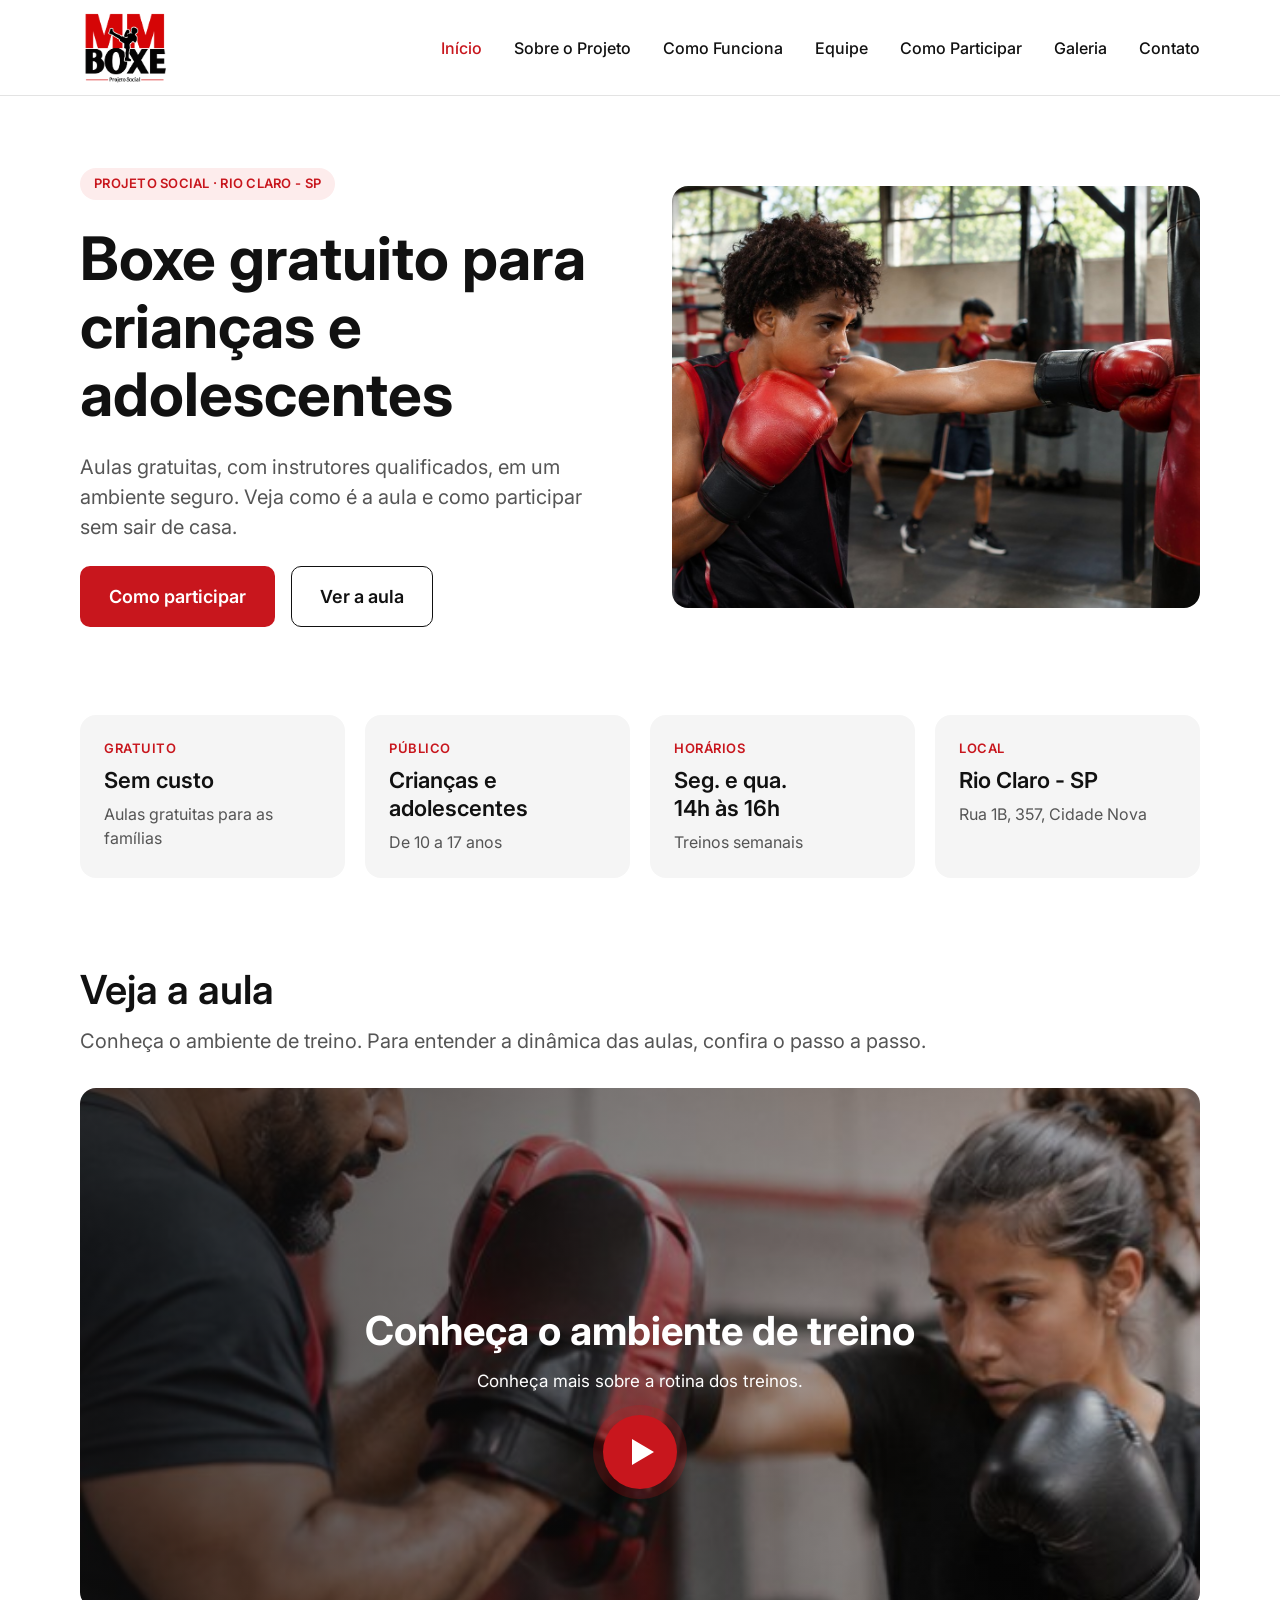
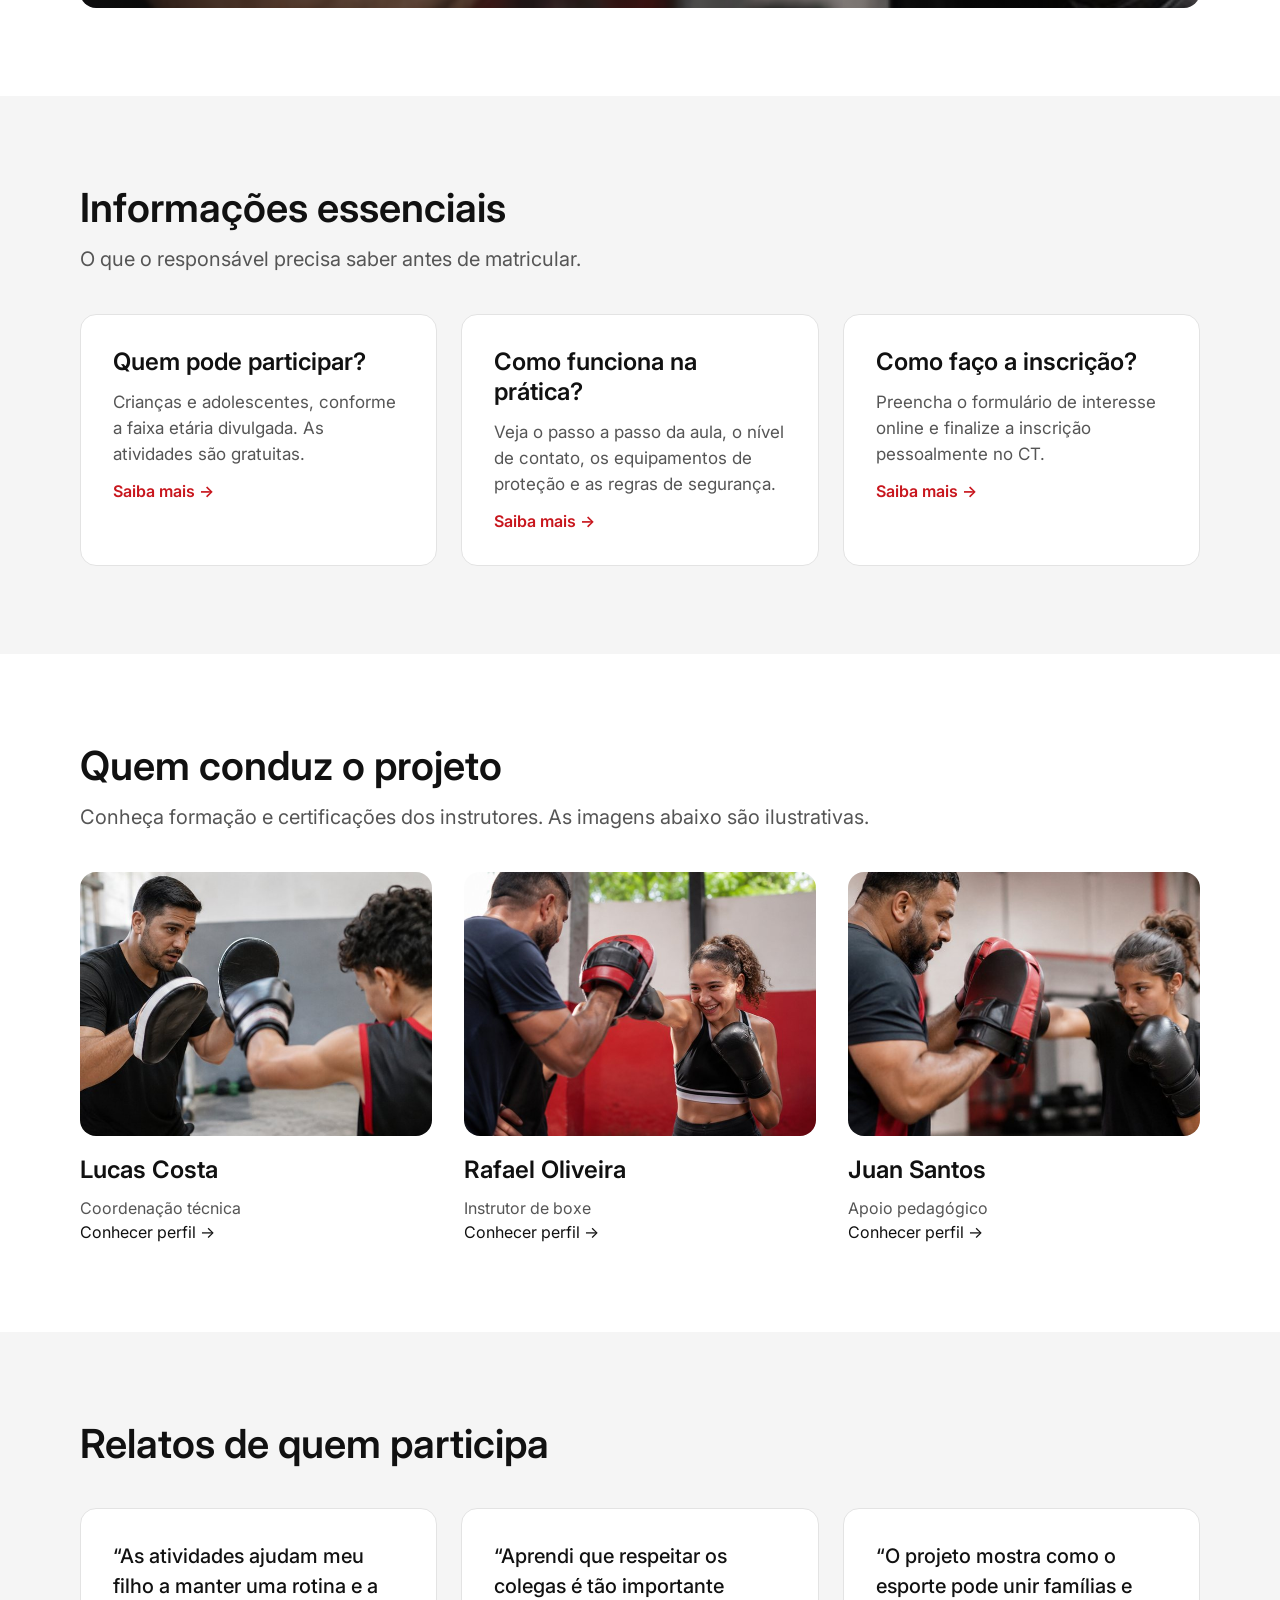
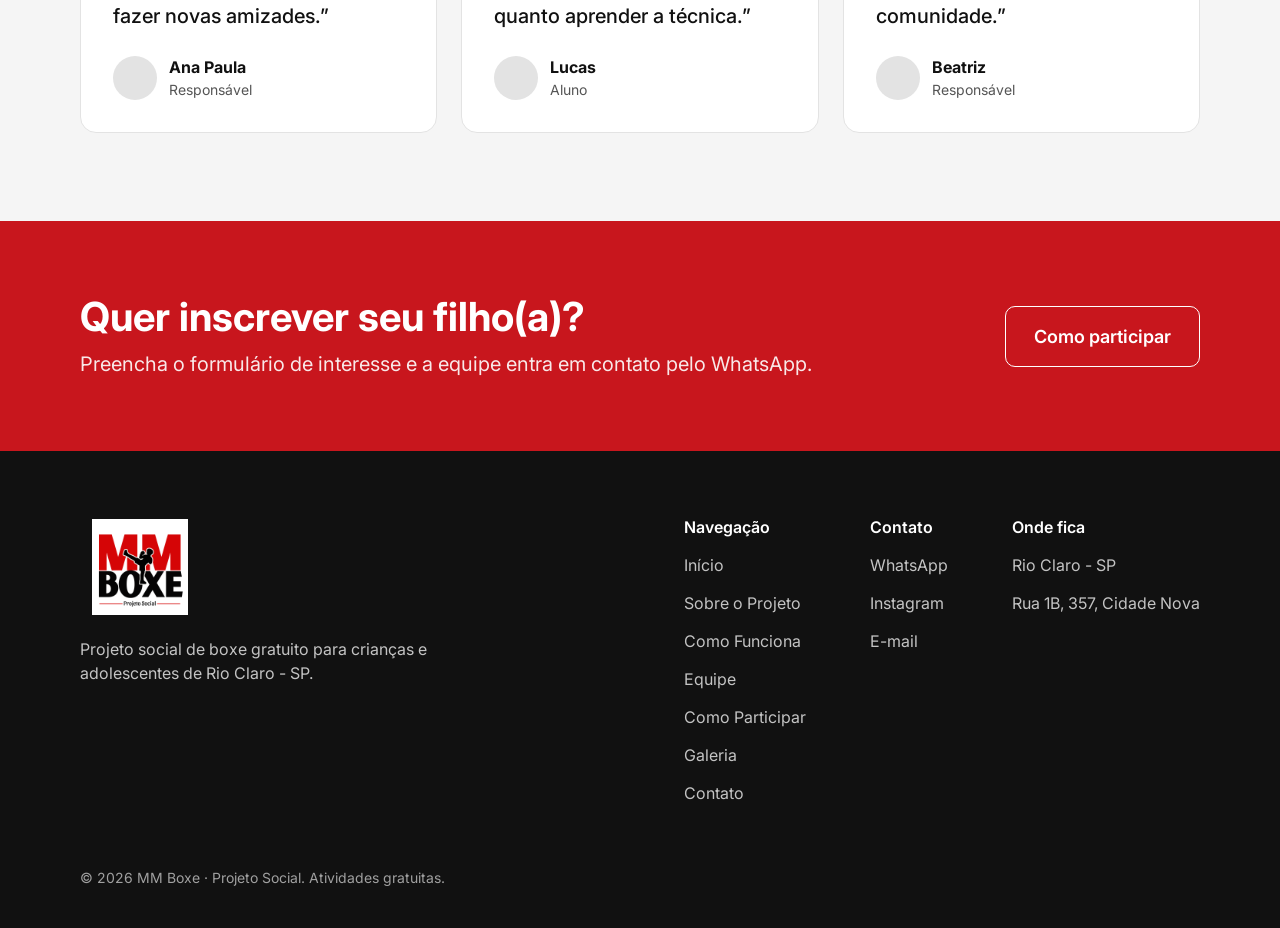
<file: index.html>
<!DOCTYPE html>
<html lang="pt-BR">
<head>
<meta charset="utf-8"/>
<meta content="width=device-width, initial-scale=1" name="viewport"/>
<title>MM Boxe · Boxe gratuito para crianças e adolescentes</title>
<meta content="Projeto social de boxe gratuito para crianças e adolescentes de Rio Claro - SP." name="description"/>
<link href="https://fonts.googleapis.com" rel="preconnect"/>
<link crossorigin="" href="https://fonts.gstatic.com" rel="preconnect"/>
<link href="https://fonts.googleapis.com/css2?family=Inter:wght@400;500;600;700&amp;display=swap" rel="stylesheet"/>
<link href="styles.css" rel="stylesheet"/>
</head>
<body>
<header class="navbar">
<a class="logo" href="index.html" aria-label="MM Boxe — página inicial"><img class="mm-brand-image" src="logo-mm-boxe.png" alt="MM Boxe" /></a>
<nav aria-label="Principal" class="menu">
<a aria-current="page" href="index.html">Início</a>
<a href="sobre.html">Sobre o Projeto</a>
<a href="como-funciona.html">Como Funciona</a>
<a href="equipe.html">Equipe</a>
<a href="como-participar.html">Como Participar</a>
<a href="galeria.html">Galeria</a>
<a href="contato.html">Contato</a>
</nav>
</header>
<main>
<!-- Design base desta página: Caderno -->
<section class="section" style="padding-top:72px">
<div class="container grid-2 row--center" style="gap:64px">
<div class="stack" style="--gap:24px">
<span class="badge" style="align-self:flex-start">PROJETO SOCIAL · RIO CLARO - SP</span>
<h1 class="title-hero">Boxe gratuito para crianças e adolescentes</h1>
<p class="lead">Aulas gratuitas, com instrutores qualificados, em um ambiente seguro. Veja como é a aula e como participar sem sair de casa.</p>
<div class="btn-group">
<a class="btn btn--primary" href="como-participar.html">Como participar</a>
<a class="btn btn--secondary" href="#aula">Ver a aula</a>
</div>
</div>
<img alt="Imagem ilustrativa de jovem treinando boxe no saco de pancadas" class="photo photo--hero photo--image" decoding="async" fetchpriority="high" loading="eager" src="imagens/treino-principal.jpg"/>
</div>
</section>
<section class="section section--tight-top" style="padding-bottom:0">
<div class="container grid-4">
<div class="info-card"><small>GRATUITO</small><strong>Sem custo</strong><span>Aulas gratuitas para as famílias</span></div>
<div class="info-card"><small>PÚBLICO</small><strong>Crianças e adolescentes</strong><span>De 10 a 17 anos</span></div>
<div class="info-card"><small>HORÁRIOS</small><strong>Seg. e qua. <br> 14h às 16h</strong><span>Treinos semanais</span></div>
<div class="info-card"><small>LOCAL</small><strong>Rio Claro - SP</strong><span>Rua 1B, 357, Cidade Nova</span></div>
</div>
</section>
<section class="section" id="aula">
<div class="container stack" style="--gap:32px">
<div class="stack" style="--gap:12px">
<h2 class="title-lg">Veja a aula</h2>
<p class="lead">Conheça o ambiente de treino. Para entender a dinâmica das aulas, confira o passo a passo.</p>
</div>
<div aria-label="Treinamento de boxe" class="video video--illustration" role="img"><div class="video__message"><strong>Conheça o ambiente de treino</strong><span>Conheça mais sobre a rotina dos treinos.</span><span class="video__play"></span></div></div>
</div>
</section>
<section class="section section--surface">
<div class="container stack" style="--gap:40px">
<div class="stack" style="--gap:12px">
<h2 class="title-lg">Informações essenciais</h2>
<p class="lead">O que o responsável precisa saber antes de matricular.</p>
</div>
<div class="grid-3">
<article class="card">
<h3>Quem pode participar?</h3>
<p>Crianças e adolescentes, conforme a faixa etária divulgada. As atividades são gratuitas.</p>
<a class="more" href="como-participar.html">Saiba mais →</a>
</article>
<article class="card">
<h3>Como funciona na prática?</h3>
<p>Veja o passo a passo da aula, o nível de contato, os equipamentos de proteção e as regras de segurança.</p>
<a class="more" href="como-funciona.html">Saiba mais →</a>
</article>
<article class="card">
<h3>Como faço a inscrição?</h3>
<p>Preencha o formulário de interesse online e finalize a inscrição pessoalmente no CT.</p>
<a class="more" href="como-participar.html">Saiba mais →</a>
</article>
</div>
</div>
</section>
<section class="section">
<div class="container stack" style="--gap:40px">
<div class="stack" style="--gap:12px">
<h2 class="title-lg">Quem conduz o projeto</h2>
<p class="lead">Conheça formação e certificações dos instrutores. As imagens abaixo são ilustrativas.</p>
</div>
<div class="grid-3" style="gap:32px">
<article class="person"><img alt="Orientação durante treino de boxe" class="photo photo--card photo--image" decoding="async" loading="lazy" src="imagens/cena-1-3.jpg"/><h3>Lucas Costa</h3><p>Coordenação técnica</p><a class="more" href="equipe.html#profissional-1">Conhecer perfil →</a></article>
<article class="person"><img alt="Orientação durante treino de boxe" class="photo photo--card photo--image" decoding="async" loading="lazy" src="imagens/cena-2-3.jpg"/><h3>Rafael Oliveira</h3><p>Instrutor de boxe</p><a class="more" href="equipe.html#profissional-2">Conhecer perfil →</a></article>
<article class="person"><img alt="Orientação durante treino de boxe" class="photo photo--card photo--image" decoding="async" loading="lazy" src="imagens/cena-3-3.jpg"/><h3>Juan Santos</h3><p>Apoio pedagógico</p><a class="more" href="equipe.html#profissional-3">Conhecer perfil →</a></article>
</div>
</div>
</section>
<section class="section section--surface">
<div class="container stack" style="--gap:40px">
<h2 class="title-lg">Relatos de quem participa</h2>
<div class="grid-3">
<article class="card quote">
<blockquote>“As atividades ajudam meu filho a manter uma rotina e a fazer novas amizades.”</blockquote>
<div class="author"><span class="author__avatar"></span><div><strong>Ana Paula</strong><span>Responsável</span></div></div>
</article>
<article class="card quote">
<blockquote>“Aprendi que respeitar os colegas é tão importante quanto aprender a técnica.”</blockquote>
<div class="author"><span class="author__avatar"></span><div><strong>Lucas</strong><span>Aluno</span></div></div>
</article>
<article class="card quote">
<blockquote>“O projeto mostra como o esporte pode unir famílias e comunidade.”</blockquote>
<div class="author"><span class="author__avatar"></span><div><strong>Beatriz</strong><span>Responsável</span></div></div>
</article>
</div>
</div>
</section>
<section class="cta">
<div>
<h2>Quer inscrever seu filho(a)?</h2>
<p>Preencha o formulário de interesse e a equipe entra em contato pelo WhatsApp.</p>
</div>
<a class="btn btn--on-brand" href="como-participar.html">Como participar</a>
</section>
</main>
<footer class="footer">
<div class="footer__top">
<div class="footer__brand">
<a class="logo" href="index.html" aria-label="MM Boxe — página inicial"><img class="mm-brand-image" src="logo-mm-boxe-b.png" alt="MM Boxe" /></a>
<p>Projeto social de boxe gratuito para crianças e adolescentes de Rio Claro - SP.</p>
</div>
<div class="footer__cols">
<div>
<h4>Navegação</h4>
<ul>
<li><a href="index.html">Início</a></li>
<li><a href="sobre.html">Sobre o Projeto</a></li>
<li><a href="como-funciona.html">Como Funciona</a></li>
<li><a href="equipe.html">Equipe</a></li>
<li><a href="como-participar.html">Como Participar</a></li>
<li><a href="galeria.html">Galeria</a></li>
<li><a href="contato.html">Contato</a></li>
</ul>
</div>
<div>
<h4>Contato</h4>
<ul><li><a href="contato.html#canais">WhatsApp</a></li><li><a href="contato.html#canais">Instagram</a></li><li><a href="contato.html#canais">E-mail</a></li></ul>
</div>
<div>
<h4>Onde fica</h4>
<ul><li>Rio Claro - SP</li><li>Rua 1B, 357, Cidade Nova</li></ul>
</div>
</div>
</div>
<p class="footer__bottom">© 2026 MM Boxe · Projeto Social. Atividades gratuitas.</p>
</footer>
</body>
</html>
</file>
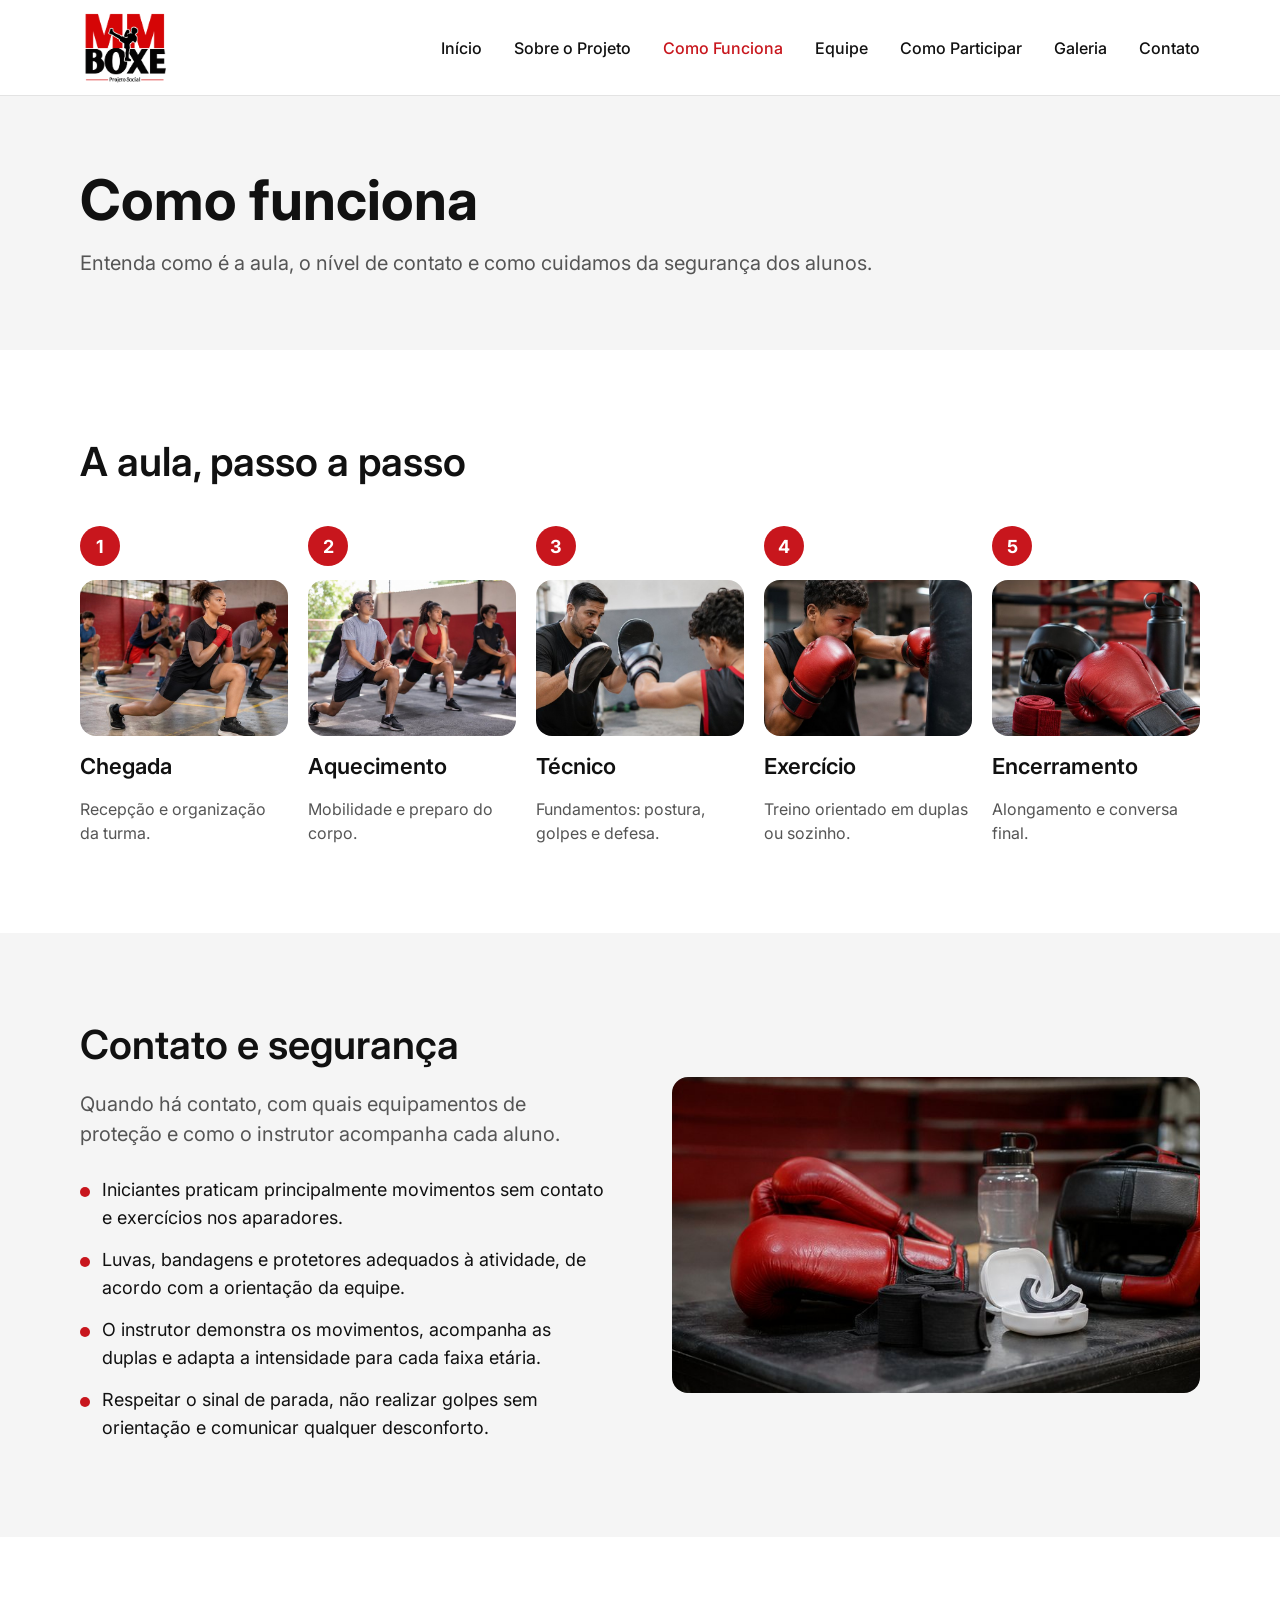
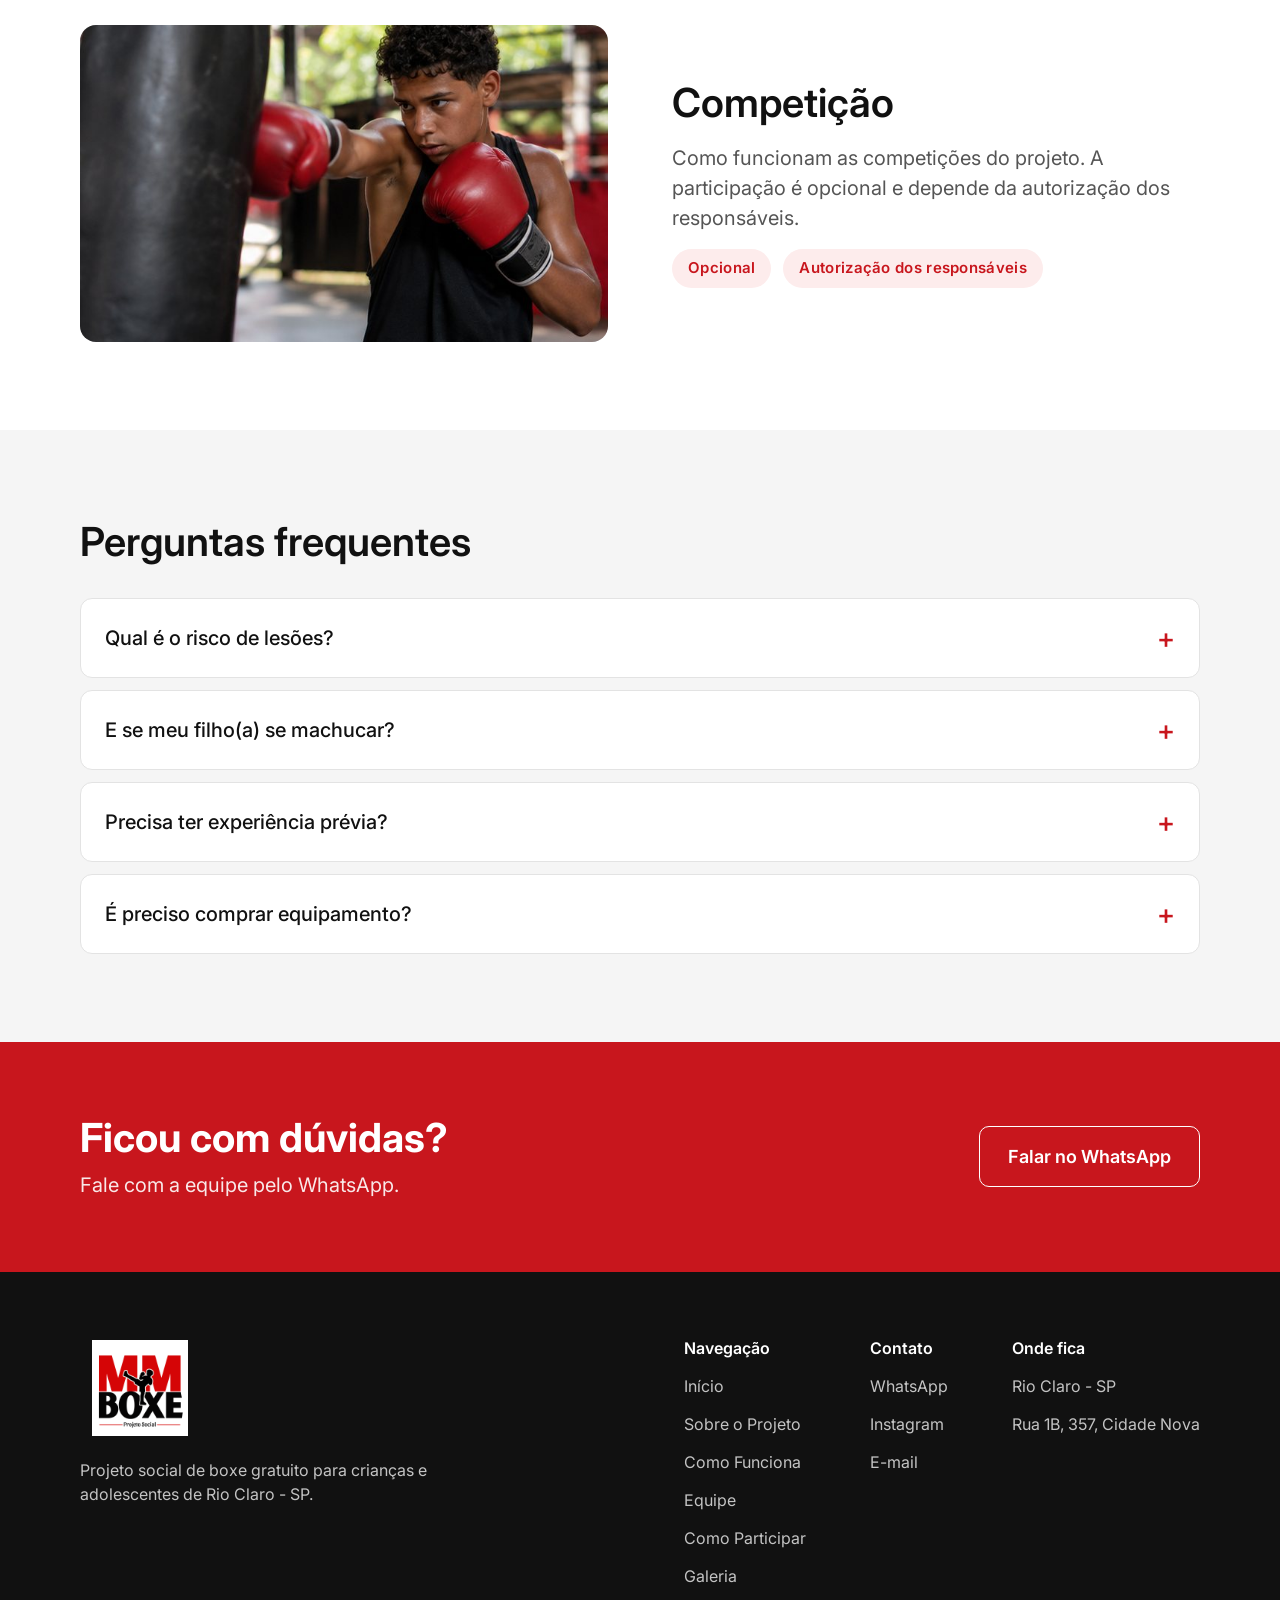
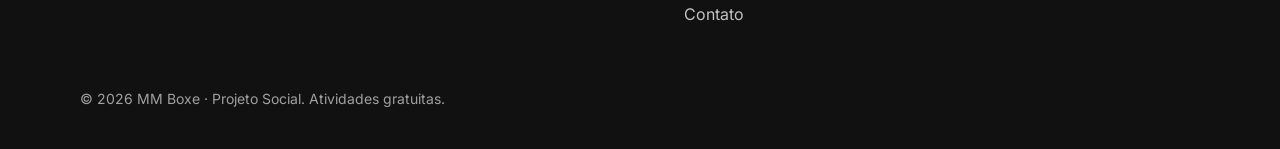
<file: como-funciona.html>
<!DOCTYPE html>
<html lang="pt-BR">
<head>
<meta charset="utf-8"/>
<meta content="width=device-width, initial-scale=1" name="viewport"/>
<title>Como Funciona · MM Boxe</title>
<meta content="Como é a aula, o nível de contato e como cuidamos da segurança dos alunos." name="description"/>
<link href="https://fonts.googleapis.com" rel="preconnect"/>
<link crossorigin="" href="https://fonts.gstatic.com" rel="preconnect"/>
<link href="https://fonts.googleapis.com/css2?family=Inter:wght@400;500;600;700&amp;display=swap" rel="stylesheet"/>
<link href="styles.css" rel="stylesheet"/>

</head>
<body>
<header class="navbar">
<a class="logo" href="index.html" aria-label="MM Boxe — página inicial"><img class="mm-brand-image" src="logo-mm-boxe.png" alt="MM Boxe" /></a>
<nav aria-label="Principal" class="menu">
<a href="index.html">Início</a>
<a href="sobre.html">Sobre o Projeto</a>
<a aria-current="page" href="como-funciona.html">Como Funciona</a>
<a href="equipe.html">Equipe</a>
<a href="como-participar.html">Como Participar</a>
<a href="galeria.html">Galeria</a>
<a href="contato.html">Contato</a>
</nav>
</header>
<main>
<!-- Design base desta página: Caderno -->
<section class="page-head">
<div class="container">
<h1 class="title-xl">Como funciona</h1>
<p class="lead">Entenda como é a aula, o nível de contato e como cuidamos da segurança dos alunos.</p>
</div>
</section>
<section class="section">
<div class="container stack" style="--gap:40px">
<h2 class="title-lg">A aula, passo a passo</h2>
<div class="grid-5">
<article class="step"><span class="num">1</span><img alt="Imagem ilustrativa: Alunos fazendo aquecimento" class="photo photo--thumb photo--image" decoding="async" loading="lazy" src="imagens/cena-1-2.jpg"/><h3>Chegada</h3><p>Recepção e organização da turma.</p></article>
<article class="step"><span class="num">2</span><img alt="Imagem ilustrativa: Grupo realizando exercícios de mobilidade" class="photo photo--thumb photo--image" decoding="async" loading="lazy" src="imagens/cena-2-2.jpg"/><h3>Aquecimento</h3><p>Mobilidade e preparo do corpo.</p></article>
<article class="step"><span class="num">3</span><img alt="Imagem ilustrativa: Professor ensinando técnicas de boxe" class="photo photo--thumb photo--image" decoding="async" loading="lazy" src="imagens/cena-1-3.jpg"/><h3>Técnico</h3><p>Fundamentos: postura, golpes e defesa.</p></article>
<article class="step"><span class="num">4</span><img alt="Imagem ilustrativa: Atleta praticando golpes" class="photo photo--thumb photo--image" decoding="async" loading="lazy" src="imagens/cena-3-1.jpg"/><h3>Exercício</h3><p>Treino orientado em duplas ou sozinho.</p></article>
<article class="step"><span class="num">5</span><img alt="Imagem ilustrativa: Equipamentos organizados ao final do treino" class="photo photo--thumb photo--image" decoding="async" loading="lazy" src="imagens/cena-3-4.jpg"/><h3>Encerramento</h3><p>Alongamento e conversa final.</p></article>
</div>
</div>
</section>
<section class="section section--surface">
<div class="container grid-2 row--center" style="gap:64px">
<div class="stack" style="--gap:20px">
<h2 class="title-lg">Contato e segurança</h2>
<p class="lead">Quando há contato, com quais equipamentos de proteção e como o instrutor acompanha cada aluno.</p>
<ul class="bullets">
<li>Iniciantes praticam principalmente movimentos sem contato e exercícios nos aparadores.</li>
<li>Luvas, bandagens e protetores adequados à atividade, de acordo com a orientação da equipe.</li>
<li>O instrutor demonstra os movimentos, acompanha as duplas e adapta a intensidade para cada faixa etária.</li>
<li>Respeitar o sinal de parada, não realizar golpes sem orientação e comunicar qualquer desconforto.</li>
</ul>
</div>
<img alt="Imagem ilustrativa de luvas, protetor e equipamentos para treino de boxe" class="photo photo--wide photo--image" decoding="async" loading="lazy" src="imagens/cena-1-4.jpg"/>
</div>
</section>
<section class="section">
<div class="container grid-2 row--center" style="gap:64px">
<img alt="Imagem ilustrativa de treinamento de boxe" class="photo photo--wide photo--image" decoding="async" loading="lazy" src="imagens/cena-2-1.jpg"/>
<div class="stack" style="--gap:16px">
<h2 class="title-lg">Competição</h2>
<p class="lead">Como funcionam as competições do projeto. A participação é opcional e depende da autorização dos responsáveis.</p>
<div class="chips"><span class="badge">Opcional</span><span class="badge">Autorização dos responsáveis</span></div>
</div>
</div>
</section>
<section class="section section--surface">
<div class="container stack" style="--gap:32px">
<h2 class="title-lg">Perguntas frequentes</h2>
<div class="faq">
<details><summary>Qual é o risco de lesões?</summary><p>Como em qualquer esporte, há possibilidade de lesões. A prática segura prioriza exercícios supervisionados, adaptação à experiência e proteção adequada. As orientações devem ser confirmadas com a equipe.</p></details>
<details><summary>E se meu filho(a) se machucar?</summary><p>A atividade é interrompida e a pessoa responsável é comunicada. Se necessário, deve ser buscado atendimento de saúde. Este é um procedimento ilustrativo, não uma política oficial publicada.</p></details>
<details><summary>Precisa ter experiência prévia?</summary><p>Não é necessário começar sabendo boxear. As primeiras aulas são dedicadas a postura, coordenação, deslocamento e fundamentos, respeitando o ritmo de cada aluno.</p></details>
<details><summary>É preciso comprar equipamento?</summary><p>As necessidades variam conforme a atividade. Consulte a equipe antes de comprar luvas, bandagens ou outros itens.</p></details>
</div>
</div>
</section>
<section class="cta">
<div>
<h2>Ficou com dúvidas?</h2>
<p>Fale com a equipe pelo WhatsApp.</p>
</div>
<a class="btn btn--on-brand" href="contato.html">Falar no WhatsApp</a>
</section>
</main>
<footer class="footer">
<div class="footer__top">
<div class="footer__brand">
<a class="logo" href="index.html" aria-label="MM Boxe — página inicial"><img class="mm-brand-image" src="logo-mm-boxe-b.png" alt="MM Boxe" /></a>
<p>Projeto social de boxe gratuito para crianças e adolescentes de Rio Claro - SP.</p>
</div>
<div class="footer__cols">
<div>
<h4>Navegação</h4>
<ul>
<li><a href="index.html">Início</a></li>
<li><a href="sobre.html">Sobre o Projeto</a></li>
<li><a href="como-funciona.html">Como Funciona</a></li>
<li><a href="equipe.html">Equipe</a></li>
<li><a href="como-participar.html">Como Participar</a></li>
<li><a href="galeria.html">Galeria</a></li>
<li><a href="contato.html">Contato</a></li>
</ul>
</div>
<div>
<h4>Contato</h4>
<ul><li><a href="contato.html#canais">WhatsApp</a></li><li><a href="contato.html#canais">Instagram</a></li><li><a href="contato.html#canais">E-mail</a></li></ul>
</div>
<div>
<h4>Onde fica</h4>
<ul><li>Rio Claro - SP</li><li>Rua 1B, 357, Cidade Nova</li></ul>
</div>
</div>
</div>
<p class="footer__bottom">© 2026 MM Boxe · Projeto Social. Atividades gratuitas.</p>
</footer>
</body>
</html>
</file>
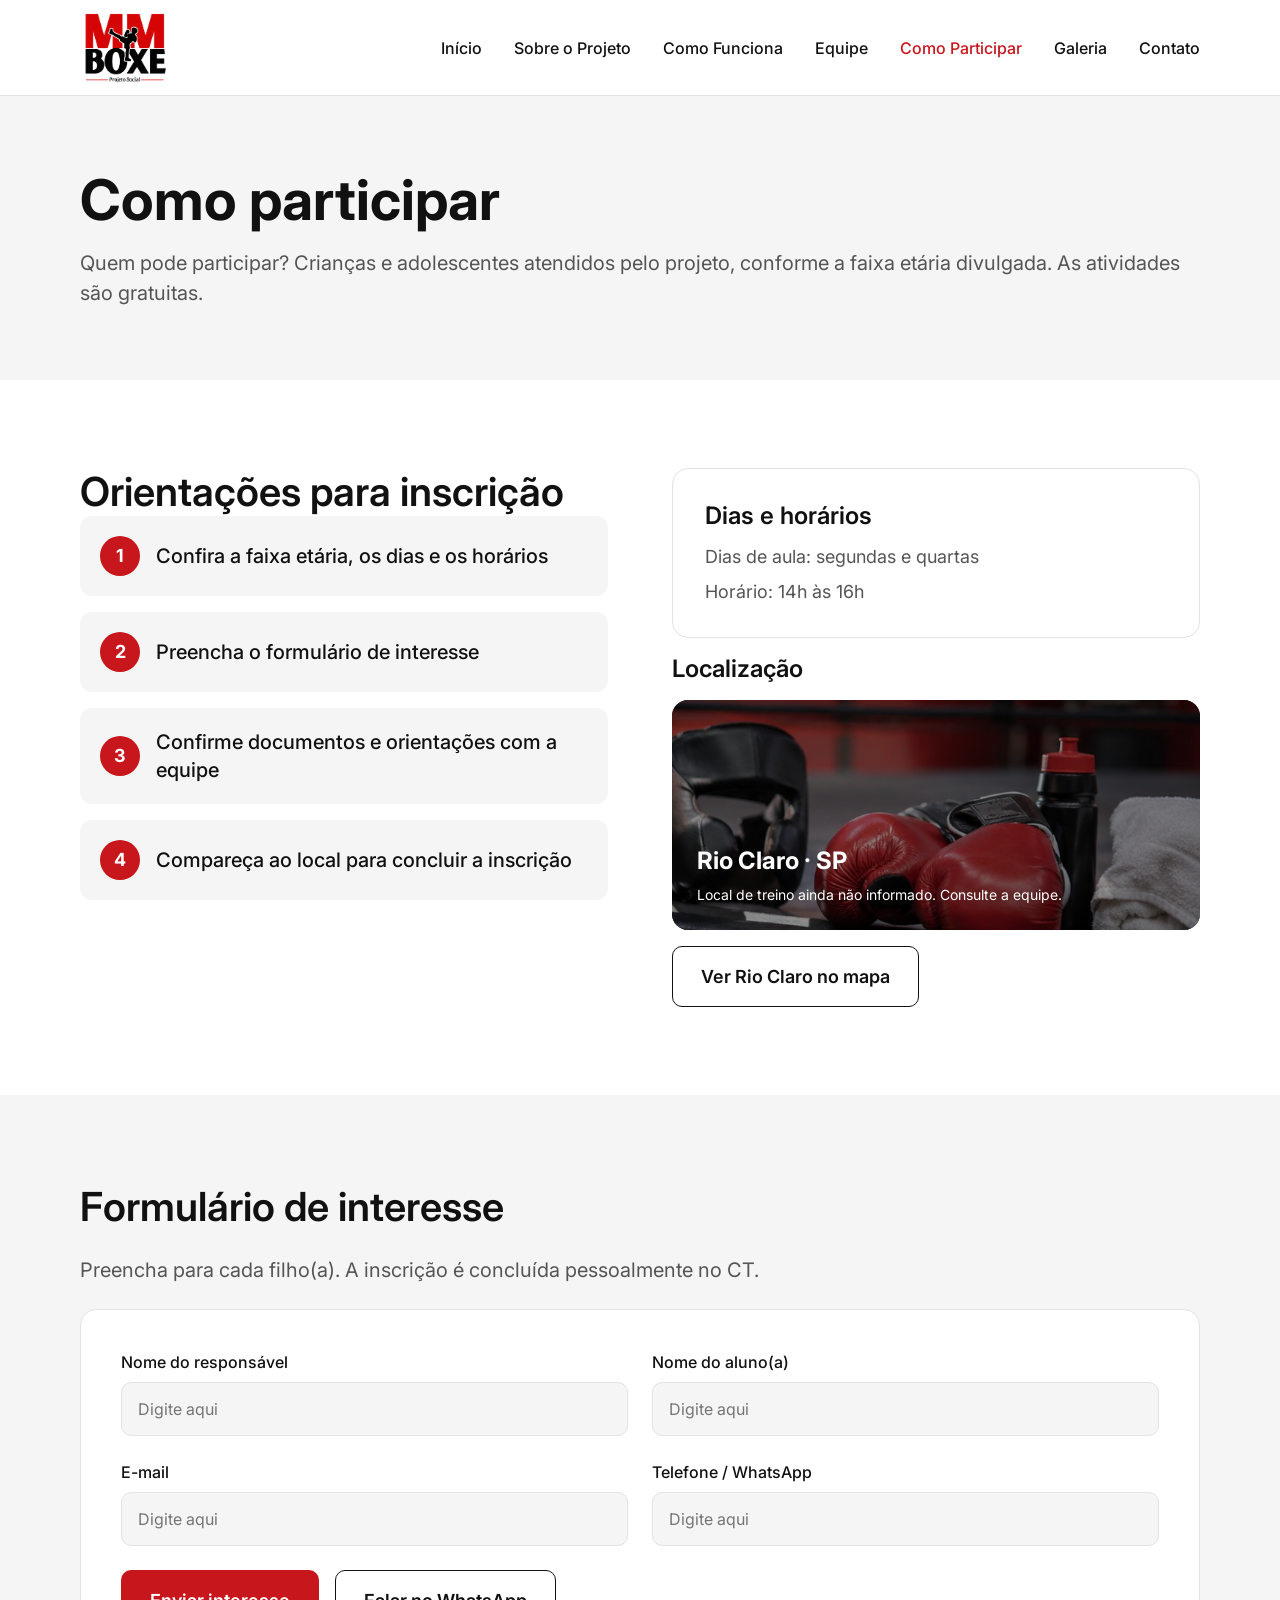
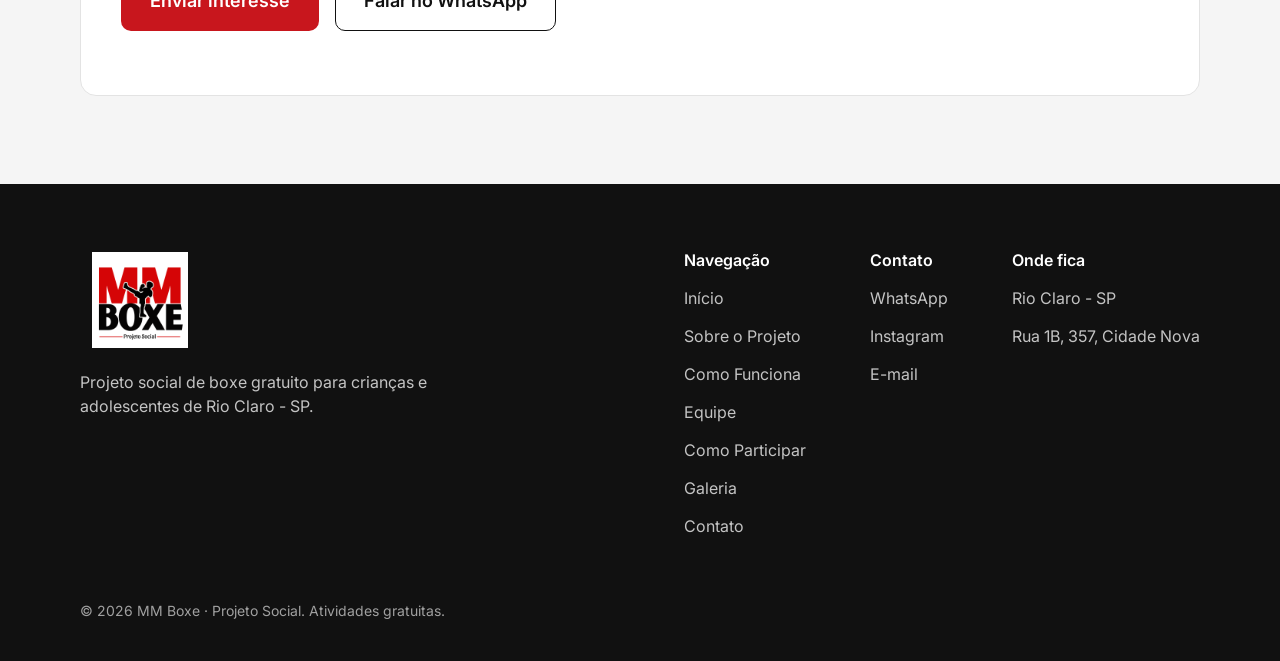
<file: como-participar.html>
<!DOCTYPE html>
<html lang="pt-BR">
<head>
<meta charset="utf-8"/>
<meta content="width=device-width, initial-scale=1" name="viewport"/>
<title>Como Participar · MM Boxe</title>
<meta content="Orientações para inscrição, dias, horários, localização e formulário de interesse." name="description"/>
<link href="https://fonts.googleapis.com" rel="preconnect"/>
<link crossorigin="" href="https://fonts.gstatic.com" rel="preconnect"/>
<link href="https://fonts.googleapis.com/css2?family=Inter:wght@400;500;600;700&amp;display=swap" rel="stylesheet"/>
<link href="styles.css" rel="stylesheet"/>

</head>
<body>
<header class="navbar">
<a class="logo" href="index.html" aria-label="MM Boxe — página inicial"><img class="mm-brand-image" src="logo-mm-boxe.png" alt="MM Boxe" /></a>
<nav aria-label="Principal" class="menu">
<a href="index.html">Início</a>
<a href="sobre.html">Sobre o Projeto</a>
<a href="como-funciona.html">Como Funciona</a>
<a href="equipe.html">Equipe</a>
<a aria-current="page" href="como-participar.html">Como Participar</a>
<a href="galeria.html">Galeria</a>
<a href="contato.html">Contato</a>
</nav>
</header>
<main>
<!-- Design base desta página: Mobile -->
<section class="page-head">
<div class="container">
<h1 class="title-xl">Como participar</h1>
<p class="lead">Quem pode participar? Crianças e adolescentes atendidos pelo projeto, conforme a faixa etária divulgada. As atividades são gratuitas.</p>
</div>
</section>
<section class="section">
<div class="container grid-2" style="gap:64px">
<div class="stack" style="--gap:24px">
<h2 class="title-lg">Orientações para inscrição</h2>
<ol class="steps-list" style="padding:0; margin:0; list-style:none">
<li><span class="num">1</span> Confira a faixa etária, os dias e os horários</li>
<li><span class="num">2</span> Preencha o formulário de interesse</li>
<li><span class="num">3</span> Confirme documentos e orientações com a equipe</li>
<li><span class="num">4</span> Compareça ao local para concluir a inscrição</li>
</ol>
</div>
<div class="stack" style="--gap:24px">
<div class="card">
<h3>Dias e horários</h3>
<div class="schedule muted" style="margin-top:12px; font-size:18px">
<span>Dias de aula: segundas e quartas</span>
<span>Horário: 14h às 16h</span>
</div>
</div>
<div class="stack" style="--gap:16px">
<h3 class="title-sm">Localização</h3>
<div class="location-visual"><img alt="Imagem ilustrativa de equipamentos de boxe" loading="lazy" src="imagens/cena-2-4.jpg"/><div><strong>Rio Claro · SP</strong><span>Local de treino ainda não informado. Consulte a equipe.</span></div></div>
<a class="btn btn--secondary" href="https://www.google.com/maps/search/?api=1&amp;query=Rio+Claro+SP" rel="noopener noreferrer" style="align-self:flex-start" target="_blank">Ver Rio Claro no mapa</a>
</div>
</div>
</div>
</section>
<section class="section section--surface" id="formulario">
<div class="container stack" style="--gap:24px">
<h2 class="title-lg">Formulário de interesse</h2>
<p class="lead">Preencha para cada filho(a). A inscrição é concluída pessoalmente no CT.</p>
<form action="" class="form-card" id="form-interesse" method="get">
<div class="form-row">
<div class="field"><label for="responsavel">Nome do responsável</label><input id="responsavel" name="responsavel" placeholder="Digite aqui" required="" type="text"/></div>
<div class="field"><label for="aluno">Nome do aluno(a)</label><input id="aluno" name="aluno" placeholder="Digite aqui" required="" type="text"/></div>
</div>
<div class="form-row">
<div class="field"><label for="email">E-mail</label><input id="email" name="email" placeholder="Digite aqui" type="email"/></div>
<div class="field"><label for="telefone">Telefone / WhatsApp</label><input id="telefone" name="telefone" placeholder="Digite aqui" required="" type="tel"/></div>
</div>
<div class="btn-group">
<button class="btn btn--primary" type="submit">Enviar interesse</button>
<a class="btn btn--secondary" href="contato.html">Falar no WhatsApp</a>
</div>
<p aria-live="polite" class="form-message" id="form-message" role="status"></p></form>
</div>
</section>
</main>
<footer class="footer">
<div class="footer__top">
<div class="footer__brand">
<a class="logo" href="index.html" aria-label="MM Boxe — página inicial"><img class="mm-brand-image" src="logo-mm-boxe-b.png" alt="MM Boxe" /></a>
<p>Projeto social de boxe gratuito para crianças e adolescentes de Rio Claro - SP.</p>
</div>
<div class="footer__cols">
<div>
<h4>Navegação</h4>
<ul>
<li><a href="index.html">Início</a></li>
<li><a href="sobre.html">Sobre o Projeto</a></li>
<li><a href="como-funciona.html">Como Funciona</a></li>
<li><a href="equipe.html">Equipe</a></li>
<li><a href="como-participar.html">Como Participar</a></li>
<li><a href="galeria.html">Galeria</a></li>
<li><a href="contato.html">Contato</a></li>
</ul>
</div>
<div>
<h4>Contato</h4>
<ul><li><a href="contato.html#canais">WhatsApp</a></li><li><a href="contato.html#canais">Instagram</a></li><li><a href="contato.html#canais">E-mail</a></li></ul>
</div>
<div>
<h4>Onde fica</h4>
<ul><li>Rio Claro - SP</li><li>Rua 1B, 357, Cidade Nova</li></ul>
</div>
</div>
</div>
<p class="footer__bottom">© 2026 MM Boxe · Projeto Social. Atividades gratuitas.</p>
</footer>
<script>document.querySelector('#form-interesse').addEventListener('submit', function(event) { event.preventDefault(); if(!this.reportValidity()) return; document.querySelector('#form-message').textContent = 'Formulário preenchido. Para enviar seu interesse, entre em contato com a equipe pelo canal de contato. Nenhum dado foi transmitido.'; this.reset(); });</script></body>
</html>
</file>
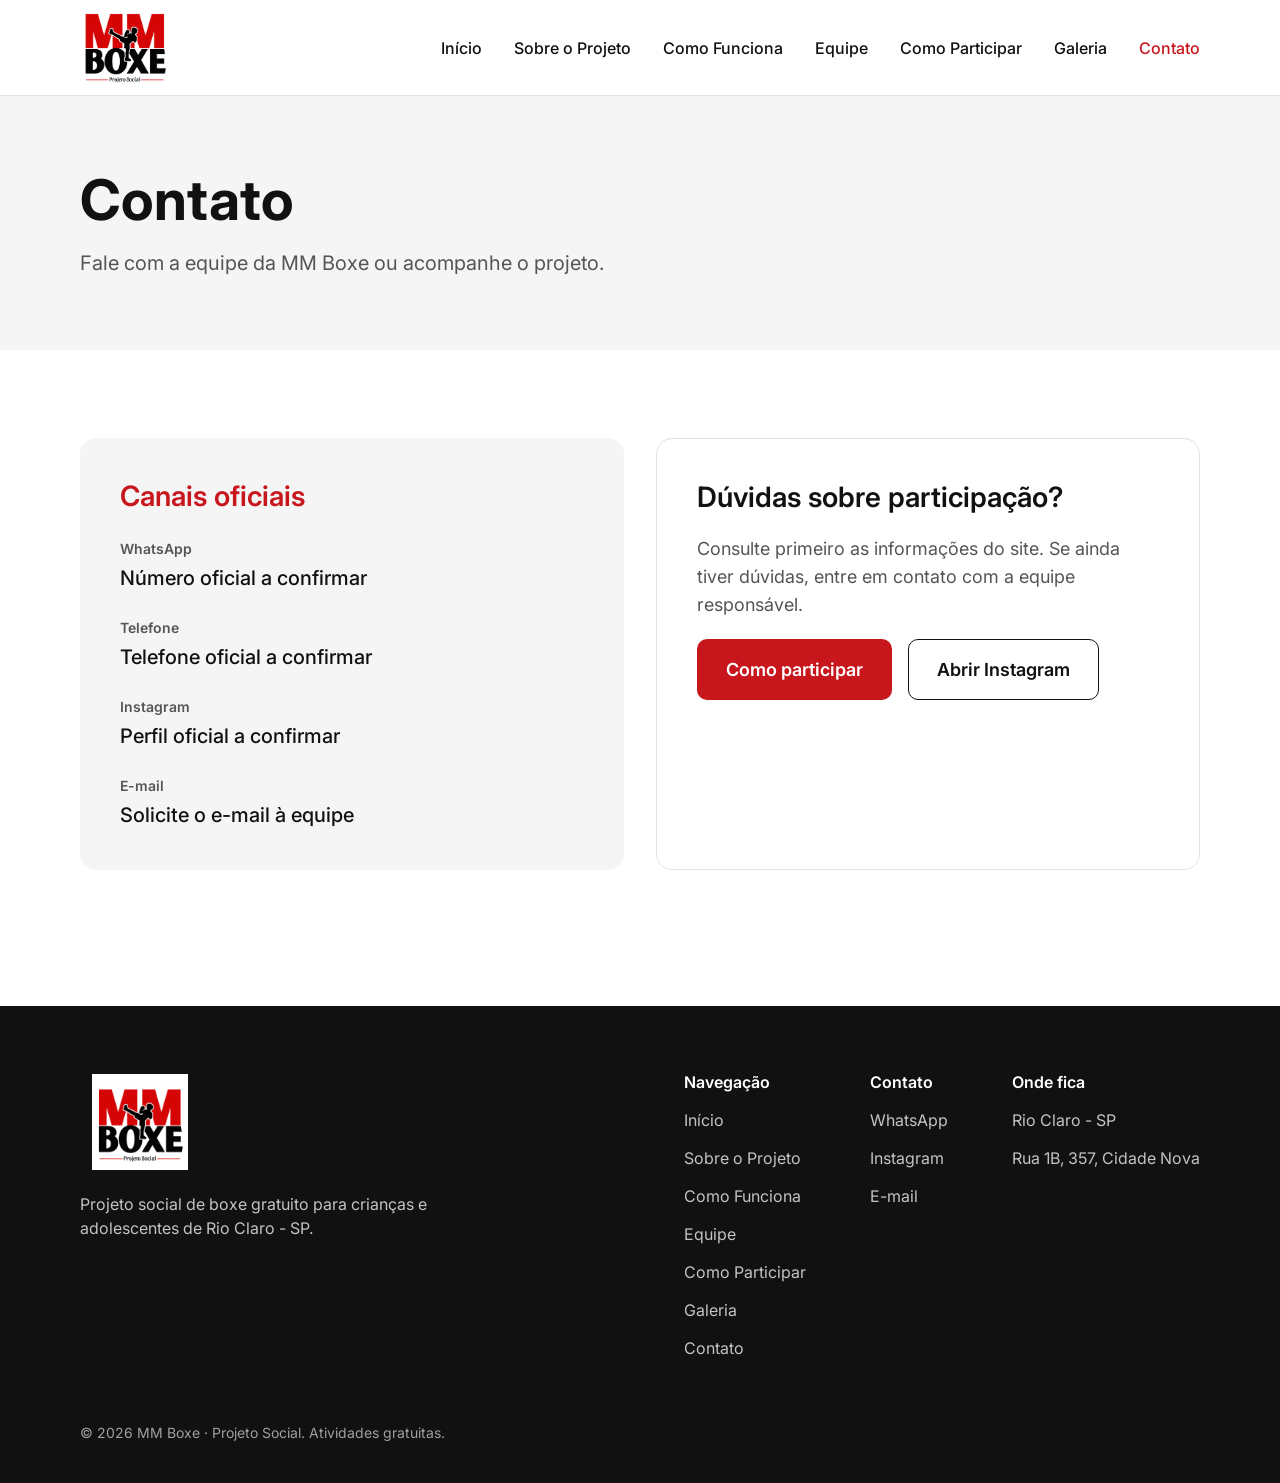
<file: contato.html>
<!DOCTYPE html>
<html lang="pt-BR">
<head>
<meta charset="utf-8"/>
<meta content="width=device-width, initial-scale=1" name="viewport"/>
<title>Contato · MM Boxe</title>
<meta content="Fale com a equipe da MM Boxe ou acompanhe o projeto." name="description"/>
<link href="https://fonts.googleapis.com" rel="preconnect"/>
<link crossorigin="" href="https://fonts.gstatic.com" rel="preconnect"/>
<link href="https://fonts.googleapis.com/css2?family=Inter:wght@400;500;600;700&amp;display=swap" rel="stylesheet"/>
<link href="styles.css" rel="stylesheet"/>

</head>
<body>
<header class="navbar">
<a class="logo" href="index.html" aria-label="MM Boxe — página inicial"><img class="mm-brand-image" src="logo-mm-boxe.png" alt="MM Boxe" /></a>
<nav aria-label="Principal" class="menu">
<a href="index.html">Início</a>
<a href="sobre.html">Sobre o Projeto</a>
<a href="como-funciona.html">Como Funciona</a>
<a href="equipe.html">Equipe</a>
<a href="como-participar.html">Como Participar</a>
<a href="galeria.html">Galeria</a>
<a aria-current="page" href="contato.html">Contato</a>
</nav>
</header>
<main>
<!-- Design base desta página: PDF 2 -->
<section class="page-head">
<div class="container">
<h1 class="title-xl">Contato</h1>
<p class="lead">Fale com a equipe da MM Boxe ou acompanhe o projeto.</p>
</div>
</section>
<section class="section" style="padding-bottom:40px">
<div class="container grid-2" style="gap:32px">
<div class="card card--surface" style="padding:40px">
<h2 class="title-md brand">Canais oficiais</h2>
<div class="contact-list" id="canais" style="margin-top:24px">
<div><small>WhatsApp</small><span>Número oficial a confirmar</span></div>
<div><small>Telefone</small><span>Telefone oficial a confirmar</span></div>
<div><small>Instagram</small><span>Perfil oficial a confirmar</span></div>
<div><small>E-mail</small><span>Solicite o e-mail à equipe</span></div>
</div>
</div>
<div class="card" style="padding:40px">
<h2 class="title-md">Dúvidas sobre participação?</h2>
<p class="lead" style="margin-top:20px; font-size:18px; line-height:28px">Consulte primeiro as informações do site. Se ainda tiver dúvidas, entre em contato com a equipe responsável.</p>
<div class="btn-group" style="margin-top:20px">
<a class="btn btn--primary" href="como-participar.html#formulario">Como participar</a>
<a class="btn btn--secondary" href="https://www.instagram.com/" rel="noopener noreferrer" target="_blank">Abrir Instagram</a>
</div>
</div>
</div>
</section>
<section class="section" style="padding-top:24px; padding-bottom:72px">
<div class="container">
<p class="brand" style="font-size:18px; font-weight:600">
</p>
</div>
</section>
</main>
<footer class="footer">
<div class="footer__top">
<div class="footer__brand">
<a class="logo" href="index.html" aria-label="MM Boxe — página inicial"><img class="mm-brand-image" src="logo-mm-boxe-b.png" alt="MM Boxe" /></a>
<p>Projeto social de boxe gratuito para crianças e adolescentes de Rio Claro - SP.</p>
</div>
<div class="footer__cols">
<div>
<h4>Navegação</h4>
<ul>
<li><a href="index.html">Início</a></li>
<li><a href="sobre.html">Sobre o Projeto</a></li>
<li><a href="como-funciona.html">Como Funciona</a></li>
<li><a href="equipe.html">Equipe</a></li>
<li><a href="como-participar.html">Como Participar</a></li>
<li><a href="galeria.html">Galeria</a></li>
<li><a href="contato.html">Contato</a></li>
</ul>
</div>
<div>
<h4>Contato</h4>
<ul><li><a href="contato.html#canais">WhatsApp</a></li><li><a href="contato.html#canais">Instagram</a></li><li><a href="contato.html#canais">E-mail</a></li></ul>
</div>
<div>
<h4>Onde fica</h4>
<ul><li>Rio Claro - SP</li><li>Rua 1B, 357, Cidade Nova</li></ul>
</div>
</div>
</div>
<p class="footer__bottom">© 2026 MM Boxe · Projeto Social. Atividades gratuitas.</p>
</footer>
</body>
</html>
</file>
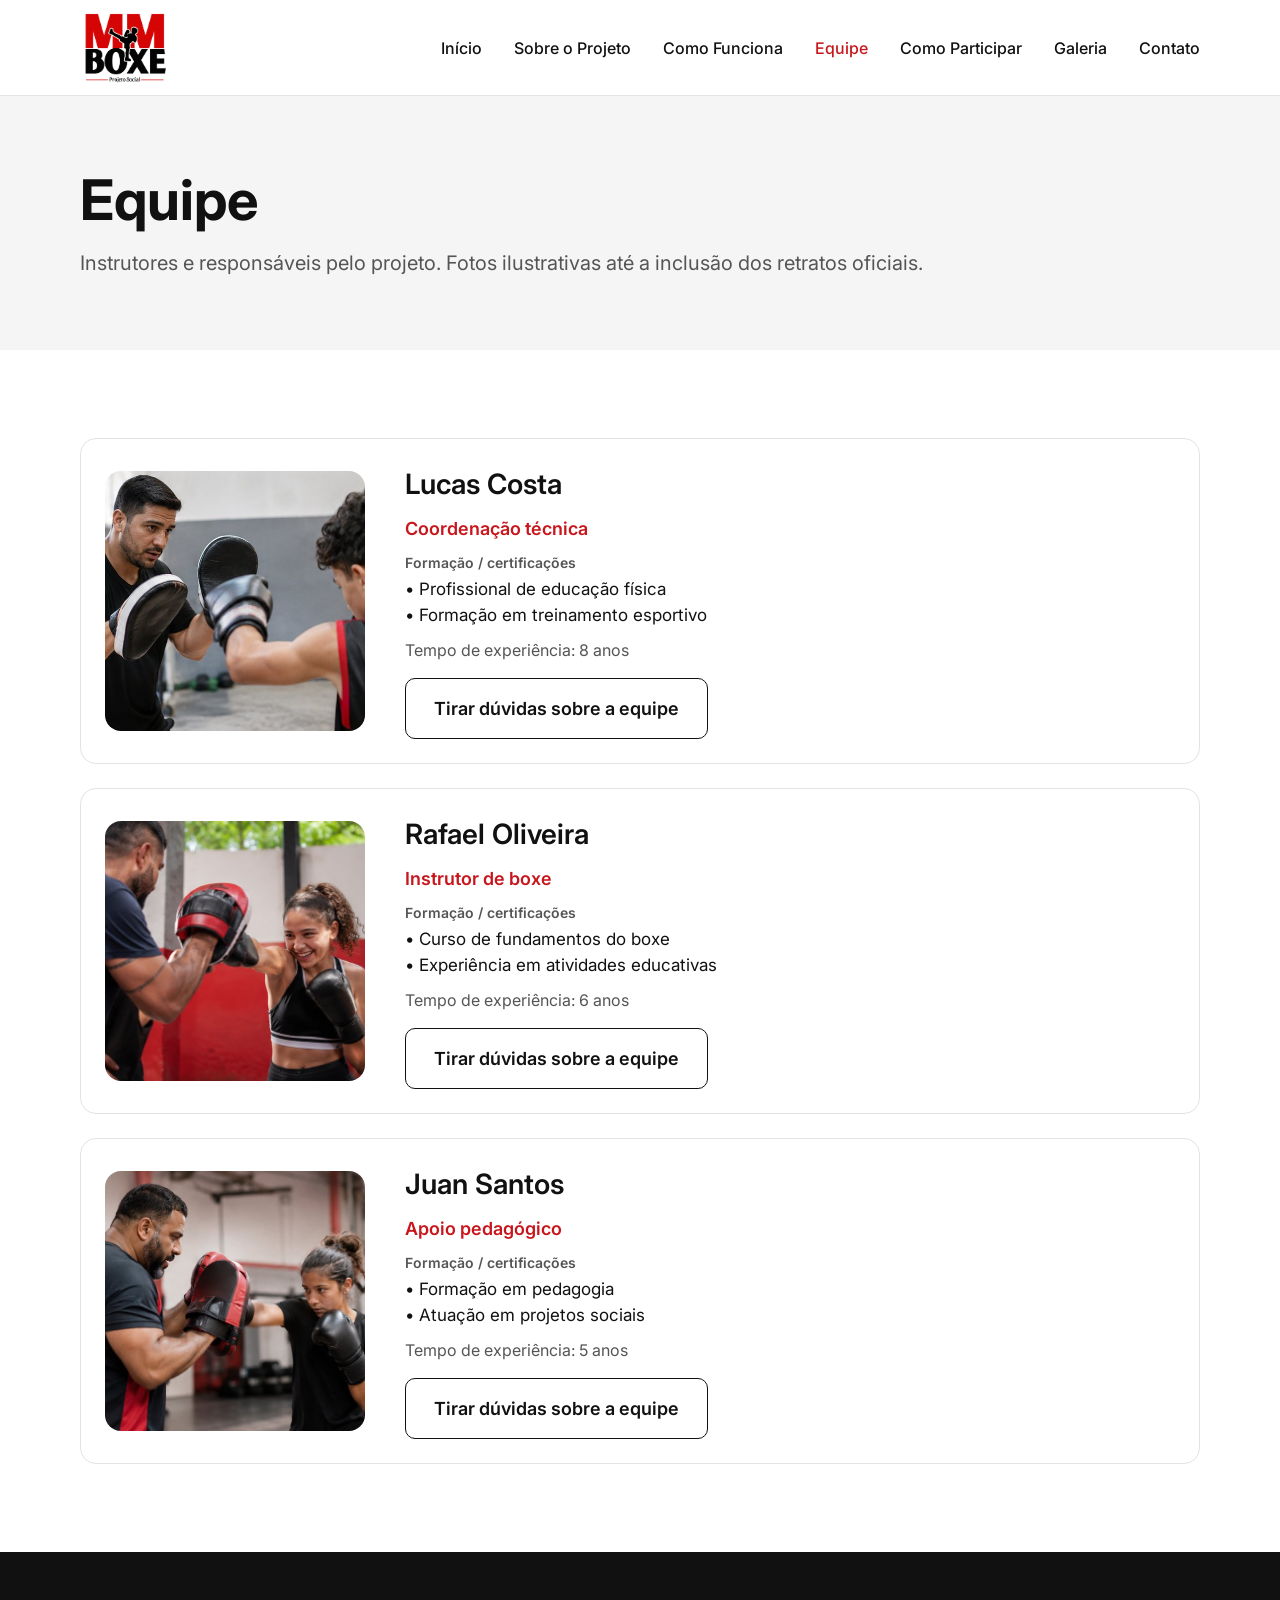
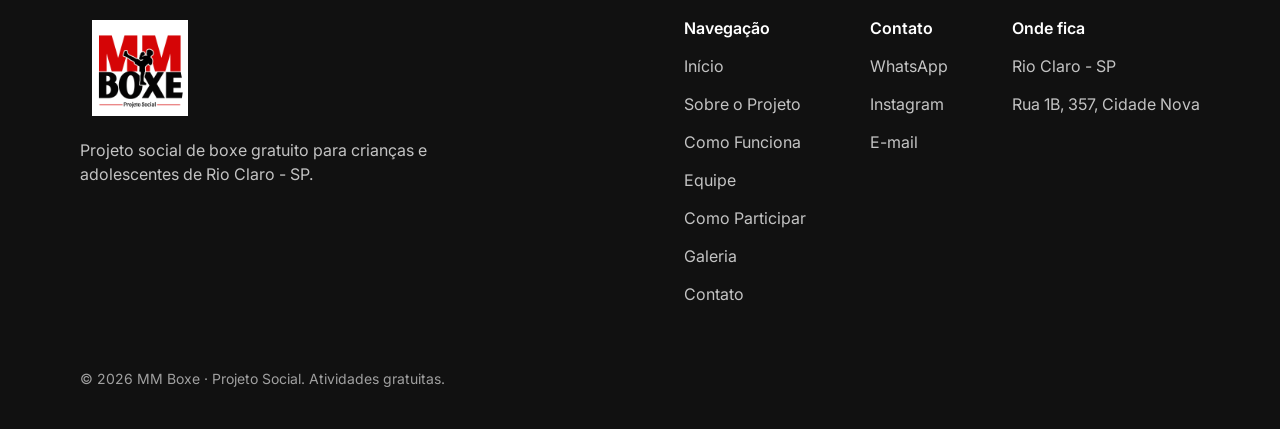
<file: equipe.html>
<!DOCTYPE html>
<html lang="pt-BR">
<head>
<meta charset="utf-8"/>
<meta content="width=device-width, initial-scale=1" name="viewport"/>
<title>Equipe · MM Boxe</title>
<meta content="Instrutores e responsáveis pelo projeto social MM Boxe." name="description"/>
<link href="https://fonts.googleapis.com" rel="preconnect"/>
<link crossorigin="" href="https://fonts.gstatic.com" rel="preconnect"/>
<link href="https://fonts.googleapis.com/css2?family=Inter:wght@400;500;600;700&amp;display=swap" rel="stylesheet"/>
<link href="styles.css" rel="stylesheet"/>

</head>
<body>
<header class="navbar">
<a class="logo" href="index.html" aria-label="MM Boxe — página inicial"><img class="mm-brand-image" src="logo-mm-boxe.png" alt="MM Boxe" /></a>
<nav aria-label="Principal" class="menu">
<a href="index.html">Início</a>
<a href="sobre.html">Sobre o Projeto</a>
<a href="como-funciona.html">Como Funciona</a>
<a aria-current="page" href="equipe.html">Equipe</a>
<a href="como-participar.html">Como Participar</a>
<a href="galeria.html">Galeria</a>
<a href="contato.html">Contato</a>
</nav>
</header>
<main>
<!-- Design base desta página: Mobile -->
<section class="page-head">
<div class="container">
<h1 class="title-xl">Equipe</h1>
<p class="lead">Instrutores e responsáveis pelo projeto. Fotos ilustrativas até a inclusão dos retratos oficiais.</p>
</div>
</section>
<section class="section">
<div class="container">
<article class="team-row" id="profissional-1">
<img alt="Imagem ilustrativa de orientação técnica em aula de boxe" class="photo photo--square photo--image" decoding="async" loading="lazy" src="imagens/cena-1-3.jpg"/>
<div>
<h2>Lucas Costa</h2>
<p class="role">Coordenação técnica</p>
<p class="label">Formação / certificações</p>
<ul><li>• Profissional de educação física</li><li>• Formação em treinamento esportivo</li></ul>
<p class="muted" style="margin-top:10px">Tempo de experiência: 8 anos</p>
<a class="btn btn--secondary" href="contato.html#canais">Tirar dúvidas sobre a equipe</a>
</div>
</article>
<article class="team-row" id="profissional-2">
<img alt="Imagem ilustrativa de orientação técnica em aula de boxe" class="photo photo--square photo--image" decoding="async" loading="lazy" src="imagens/cena-2-3.jpg"/>
<div>
<h2>Rafael Oliveira</h2>
<p class="role">Instrutor de boxe</p>
<p class="label">Formação / certificações</p>
<ul><li>• Curso de fundamentos do boxe</li><li>• Experiência em atividades educativas</li></ul>
<p class="muted" style="margin-top:10px">Tempo de experiência: 6 anos</p>
<a class="btn btn--secondary" href="contato.html#canais">Tirar dúvidas sobre a equipe</a>
</div>
</article>
<article class="team-row" id="profissional-3">
<img alt="Imagem ilustrativa de orientação técnica em aula de boxe" class="photo photo--square photo--image" decoding="async" loading="lazy" src="imagens/cena-3-3.jpg"/>
<div>
<h2>Juan Santos</h2>
<p class="role">Apoio pedagógico</p>
<p class="label">Formação / certificações</p>
<ul><li>• Formação em pedagogia</li><li>• Atuação em projetos sociais</li></ul>
<p class="muted" style="margin-top:10px">Tempo de experiência: 5 anos</p>
<a class="btn btn--secondary" href="contato.html#canais">Tirar dúvidas sobre a equipe</a>
</div>
</article>
</div>
</section>
</main>
<footer class="footer">
<div class="footer__top">
<div class="footer__brand">
<a class="logo" href="index.html" aria-label="MM Boxe — página inicial"><img class="mm-brand-image" src="logo-mm-boxe-b.png" alt="MM Boxe" /></a>
<p>Projeto social de boxe gratuito para crianças e adolescentes de Rio Claro - SP.</p>
</div>
<div class="footer__cols">
<div>
<h4>Navegação</h4>
<ul>
<li><a href="index.html">Início</a></li>
<li><a href="sobre.html">Sobre o Projeto</a></li>
<li><a href="como-funciona.html">Como Funciona</a></li>
<li><a href="equipe.html">Equipe</a></li>
<li><a href="como-participar.html">Como Participar</a></li>
<li><a href="galeria.html">Galeria</a></li>
<li><a href="contato.html">Contato</a></li>
</ul>
</div>
<div>
<h4>Contato</h4>
<ul><li><a href="contato.html#canais">WhatsApp</a></li><li><a href="contato.html#canais">Instagram</a></li><li><a href="contato.html#canais">E-mail</a></li></ul>
</div>
<div>
<h4>Onde fica</h4>
<ul><li>Rio Claro - SP</li><li>Rua 1B, 357, Cidade Nova</li></ul>
</div>
</div>
</div>
<p class="footer__bottom">© 2026 MM Boxe · Projeto Social. Atividades gratuitas.</p>
</footer>
</body>
</html>
</file>
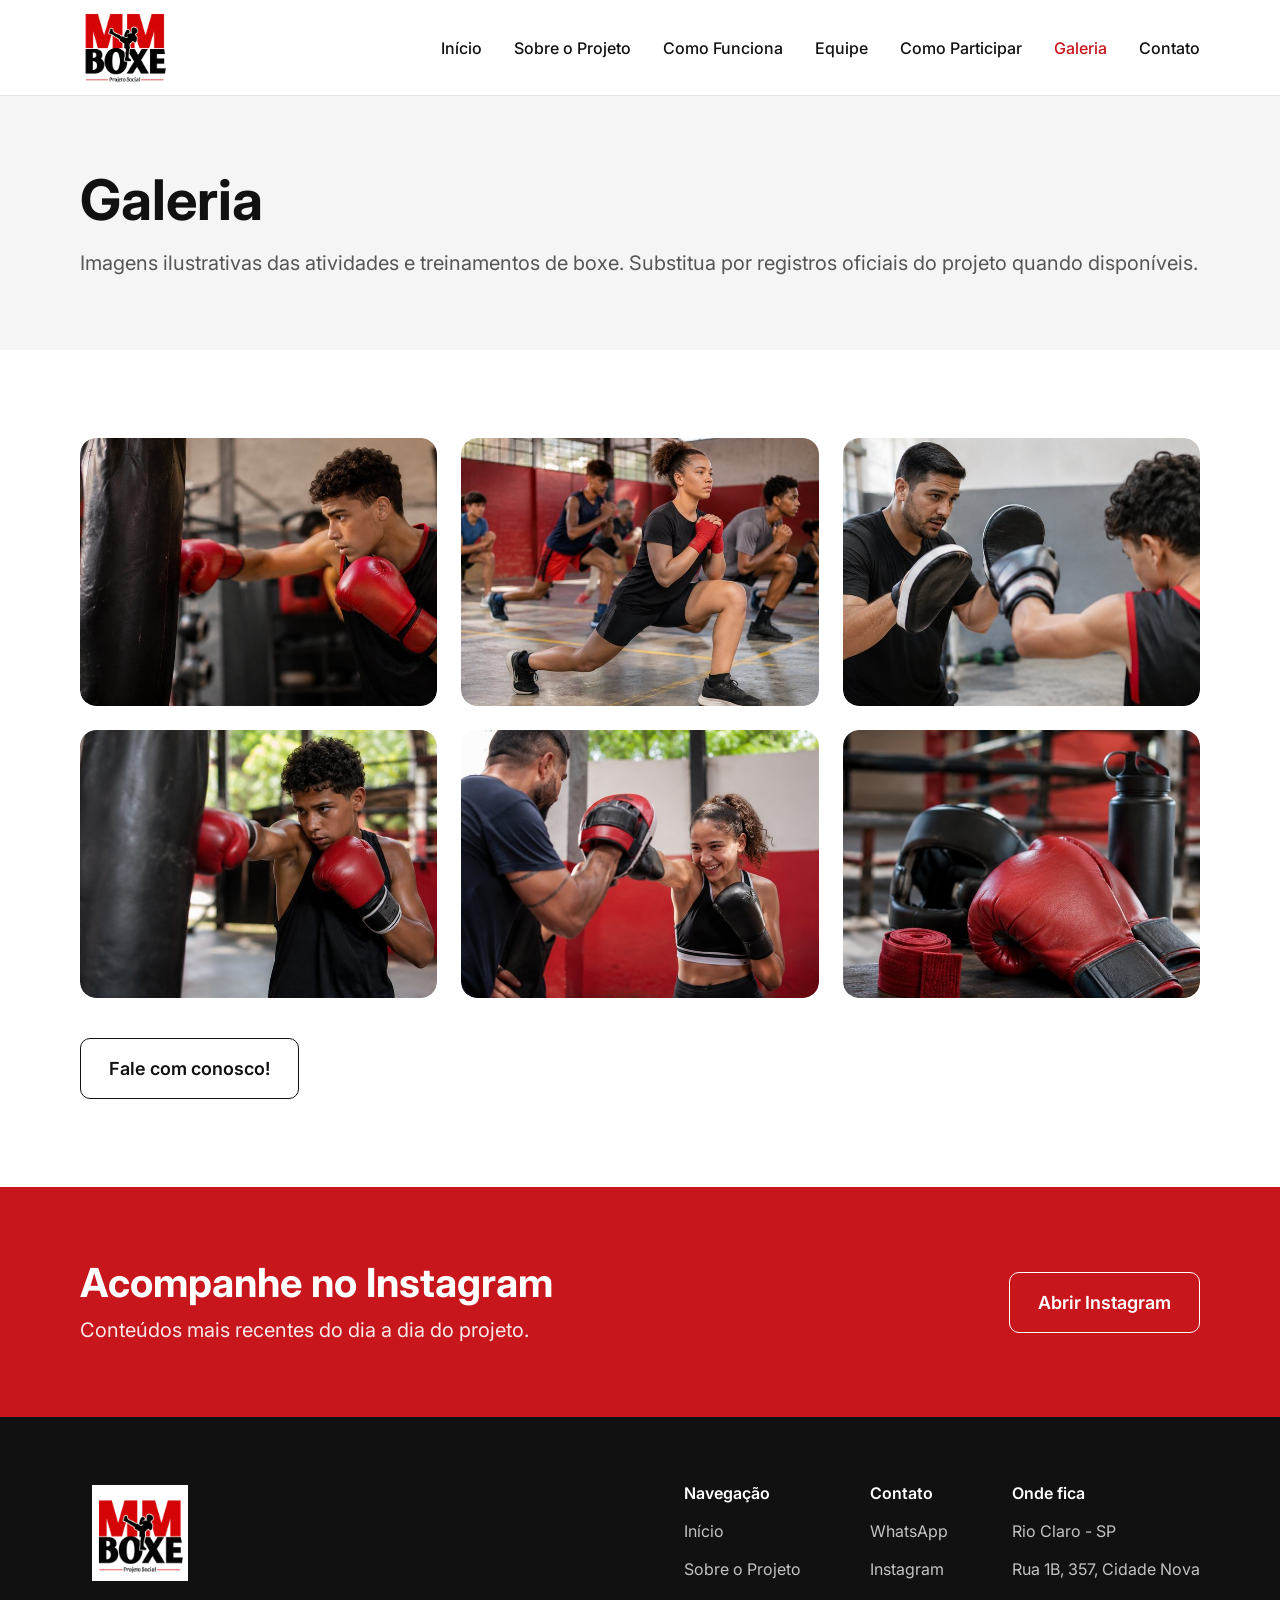
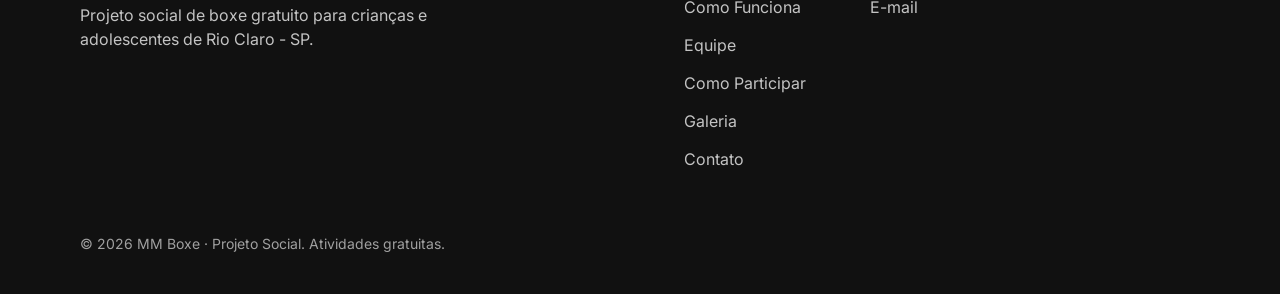
<file: galeria.html>
<!DOCTYPE html>
<html lang="pt-BR">
<head>
<meta charset="utf-8"/>
<meta content="width=device-width, initial-scale=1" name="viewport"/>
<title>Galeria · MM Boxe</title>
<meta content="Registros reais das atividades, treinamentos e ações do projeto." name="description"/>
<link href="https://fonts.googleapis.com" rel="preconnect"/>
<link crossorigin="" href="https://fonts.gstatic.com" rel="preconnect"/>
<link href="https://fonts.googleapis.com/css2?family=Inter:wght@400;500;600;700&amp;display=swap" rel="stylesheet"/>
<link href="styles.css" rel="stylesheet"/>

</head>
<body>
<header class="navbar">
<a class="logo" href="index.html" aria-label="MM Boxe — página inicial"><img class="mm-brand-image" src="logo-mm-boxe.png" alt="MM Boxe" /></a>
<nav aria-label="Principal" class="menu">
<a href="index.html">Início</a>
<a href="sobre.html">Sobre o Projeto</a>
<a href="como-funciona.html">Como Funciona</a>
<a href="equipe.html">Equipe</a>
<a href="como-participar.html">Como Participar</a>
<a aria-current="page" href="galeria.html">Galeria</a>
<a href="contato.html">Contato</a>
</nav>
</header>
<main>
<!-- Design base desta página: PDF 2 -->
<section class="page-head">
<div class="container">
<h1 class="title-xl">Galeria</h1>
<p class="lead">Imagens ilustrativas das atividades e treinamentos de boxe. Substitua por registros oficiais do projeto quando disponíveis.</p>
</div>
</section>
<section class="section">
<div class="container stack" style="--gap:40px">
<div class="gallery" id="galeria-fotos">
<a aria-label="Abrir imagem ilustrativa em tamanho maior" class="gallery-link" href="imagens/cena-1-1.jpg" rel="noopener noreferrer" target="_blank"><img alt="Imagem ilustrativa: Treino no saco de pancadas" class="photo photo--gallery photo--image" decoding="async" loading="lazy" src="imagens/cena-1-1.jpg"/></a>
<a aria-label="Abrir imagem ilustrativa em tamanho maior" class="gallery-link" href="imagens/cena-1-2.jpg" rel="noopener noreferrer" target="_blank"><img alt="Imagem ilustrativa: Exercícios de aquecimento" class="photo photo--gallery photo--image" decoding="async" loading="lazy" src="imagens/cena-1-2.jpg"/></a>
<a aria-label="Abrir imagem ilustrativa em tamanho maior" class="gallery-link" href="imagens/cena-1-3.jpg" rel="noopener noreferrer" target="_blank"><img alt="Imagem ilustrativa: Treinamento orientado" class="photo photo--gallery photo--image" decoding="async" loading="lazy" src="imagens/cena-1-3.jpg"/></a>
<a aria-label="Abrir imagem ilustrativa em tamanho maior" class="gallery-link" href="imagens/cena-2-1.jpg" rel="noopener noreferrer" target="_blank"><img alt="Imagem ilustrativa: Prática de golpes" class="photo photo--gallery photo--image" decoding="async" loading="lazy" src="imagens/cena-2-1.jpg"/></a>
<a aria-label="Abrir imagem ilustrativa em tamanho maior" class="gallery-link" href="imagens/cena-2-3.jpg" rel="noopener noreferrer" target="_blank"><img alt="Imagem ilustrativa: Instrutor com aluno" class="photo photo--gallery photo--image" decoding="async" loading="lazy" src="imagens/cena-2-3.jpg"/></a>
<a aria-label="Abrir imagem ilustrativa em tamanho maior" class="gallery-link" href="imagens/cena-3-4.jpg" rel="noopener noreferrer" target="_blank"><img alt="Imagem ilustrativa: Luvas e equipamentos de boxe" class="photo photo--gallery photo--image" decoding="async" loading="lazy" src="imagens/cena-3-4.jpg"/></a>
</div>
<a class="btn btn--secondary" href="contato.html" style="align-self:flex-start">Fale com conosco!</a>
</div>
</section>
<section class="cta">
<div>
<h2>Acompanhe no Instagram</h2>
<p>Conteúdos mais recentes do dia a dia do projeto.</p>
</div>
<a class="btn btn--on-brand" href="https://www.instagram.com/" rel="noopener noreferrer" target="_blank">Abrir Instagram</a>
</section>
</main>
<footer class="footer">
<div class="footer__top">
<div class="footer__brand">
<a class="logo" href="index.html" aria-label="MM Boxe — página inicial"><img class="mm-brand-image" src="logo-mm-boxe-b.png" alt="MM Boxe" /></a>
<p>Projeto social de boxe gratuito para crianças e adolescentes de Rio Claro - SP.</p>
</div>
<div class="footer__cols">
<div>
<h4>Navegação</h4>
<ul>
<li><a href="index.html">Início</a></li>
<li><a href="sobre.html">Sobre o Projeto</a></li>
<li><a href="como-funciona.html">Como Funciona</a></li>
<li><a href="equipe.html">Equipe</a></li>
<li><a href="como-participar.html">Como Participar</a></li>
<li><a href="galeria.html">Galeria</a></li>
<li><a href="contato.html">Contato</a></li>
</ul>
</div>
<div>
<h4>Contato</h4>
<ul><li><a href="contato.html#canais">WhatsApp</a></li><li><a href="contato.html#canais">Instagram</a></li><li><a href="contato.html#canais">E-mail</a></li></ul>
</div>
<div>
<h4>Onde fica</h4>
<ul><li>Rio Claro - SP</li><li>Rua 1B, 357, Cidade Nova</li></ul>
</div>
</div>
</div>
<p class="footer__bottom">© 2026 MM Boxe · Projeto Social. Atividades gratuitas.</p>
</footer>
</body>
</html>
</file>
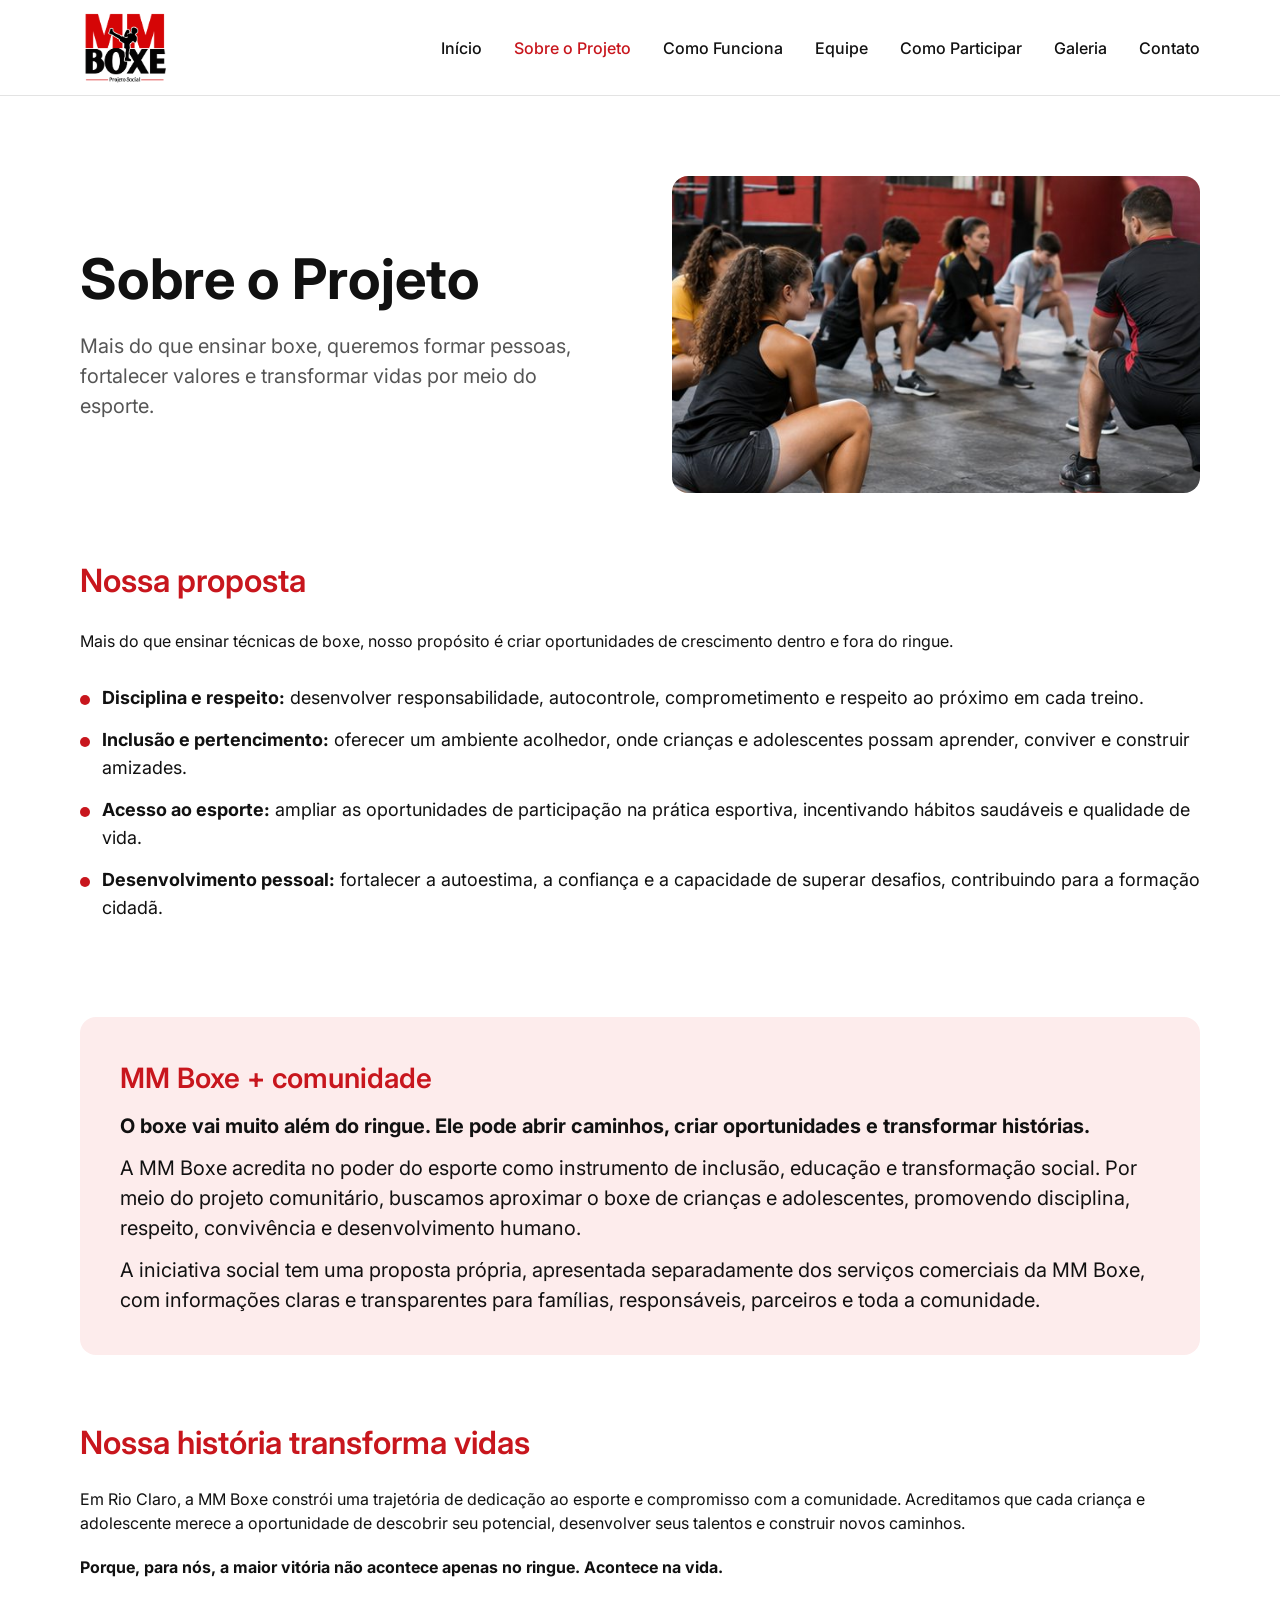
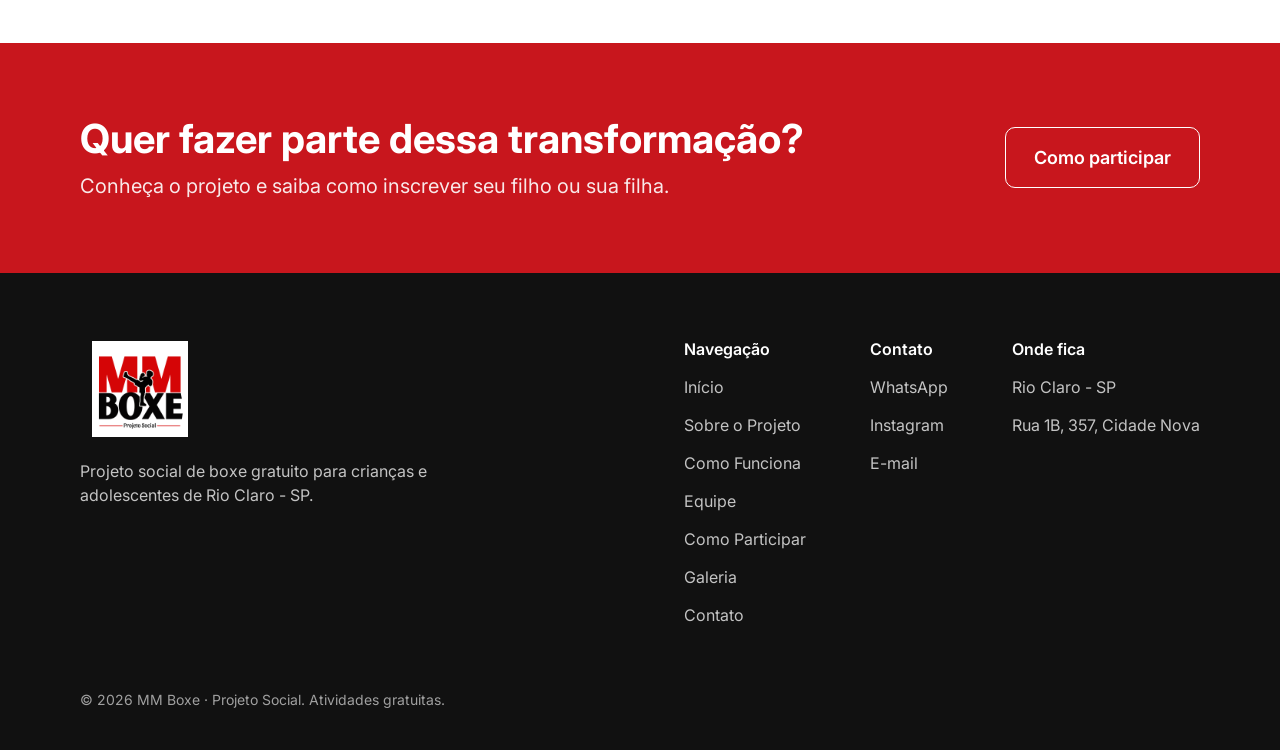
<file: sobre.html>
<!DOCTYPE html>
<html lang="pt-BR">
<head>
<meta charset="utf-8"/>
<meta content="width=device-width, initial-scale=1" name="viewport"/>
<title>Sobre o Projeto · MM Boxe</title>
<meta content="Conheça o projeto social MM Boxe: disciplina, respeito, inclusão e oportunidades por meio do esporte." name="description"/>
<link href="https://fonts.googleapis.com" rel="preconnect"/>
<link crossorigin="" href="https://fonts.gstatic.com" rel="preconnect"/>
<link href="https://fonts.googleapis.com/css2?family=Inter:wght@400;500;600;700&amp;display=swap" rel="stylesheet"/>
<link href="styles.css" rel="stylesheet"/>

</head>
<body>
<header class="navbar">
<a class="logo" href="index.html" aria-label="MM Boxe — página inicial"><img class="mm-brand-image" src="logo-mm-boxe.png" alt="MM Boxe" /></a>
<nav aria-label="Principal" class="menu">
<a href="index.html">Início</a>
<a aria-current="page" href="sobre.html">Sobre o Projeto</a>
<a href="como-funciona.html">Como Funciona</a>
<a href="equipe.html">Equipe</a>
<a href="como-participar.html">Como Participar</a>
<a href="galeria.html">Galeria</a>
<a href="contato.html">Contato</a>
</nav>
</header>
<main>
<!-- Design base desta página: PDF 2 -->
<section class="section" style="padding-top:80px; padding-bottom:40px">
<div class="container grid-2 row--center" style="gap:64px">
<div class="stack" style="--gap:20px">
<h1 class="title-xl">Sobre o Projeto</h1>
<p class="lead">Mais do que ensinar boxe, queremos formar pessoas, fortalecer valores e transformar vidas por meio do esporte.</p>
</div>
<img alt="Imagem ilustrativa de alunos se aquecendo em uma academia" class="photo photo--wide photo--image" decoding="async" loading="lazy" src="imagens/cena-3-2.jpg"/>
</div>
</section>
<section class="section" style="padding-top:24px; padding-bottom:24px">
<div class="container stack" style="--gap:24px">
<h2 class="brand" style="font-size:32px; font-weight:600">Nossa proposta</h2>
<p>Mais do que ensinar técnicas de boxe, nosso propósito é criar oportunidades de crescimento dentro e fora do ringue.</p>
<ul class="bullets">
<li><strong>Disciplina e respeito:</strong> desenvolver responsabilidade, autocontrole, comprometimento e respeito ao próximo em cada treino.</li>
<li><strong>Inclusão e pertencimento:</strong> oferecer um ambiente acolhedor, onde crianças e adolescentes possam aprender, conviver e construir amizades.</li>
<li><strong>Acesso ao esporte:</strong> ampliar as oportunidades de participação na prática esportiva, incentivando hábitos saudáveis e qualidade de vida.</li>
<li><strong>Desenvolvimento pessoal:</strong> fortalecer a autoestima, a confiança e a capacidade de superar desafios, contribuindo para a formação cidadã.</li>
</ul>
</div>
</section>
<section class="section" style="padding-top:64px; padding-bottom:40px">
<div class="container">
<div class="notice">
<h2>MM Boxe + comunidade</h2>
<p><strong>O boxe vai muito além do ringue. Ele pode abrir caminhos, criar oportunidades e transformar histórias.</strong></p>
<p>A MM Boxe acredita no poder do esporte como instrumento de inclusão, educação e transformação social. Por meio do projeto comunitário, buscamos aproximar o boxe de crianças e adolescentes, promovendo disciplina, respeito, convivência e desenvolvimento humano.</p>
<p>A iniciativa social tem uma proposta própria, apresentada separadamente dos serviços comerciais da MM Boxe, com informações claras e transparentes para famílias, responsáveis, parceiros e toda a comunidade.</p>
</div>
</div>
</section>
<section class="section" style="padding-top:24px; padding-bottom:64px">
<div class="container stack" style="--gap:20px">
<h2 class="brand" style="font-size:32px; font-weight:600">Nossa história transforma vidas</h2>
<p>Em Rio Claro, a MM Boxe constrói uma trajetória de dedicação ao esporte e compromisso com a comunidade. Acreditamos que cada criança e adolescente merece a oportunidade de descobrir seu potencial, desenvolver seus talentos e construir novos caminhos.</p>
<p><strong>Porque, para nós, a maior vitória não acontece apenas no ringue. Acontece na vida.</strong></p>
</div>
</section>
<section class="cta">
<div>
<h2>Quer fazer parte dessa transformação?</h2>
<p>Conheça o projeto e saiba como inscrever seu filho ou sua filha.</p>
</div>
<a class="btn btn--on-brand" href="como-participar.html">Como participar</a>
</section>
</main>
<footer class="footer">
<div class="footer__top">
<div class="footer__brand">
<a class="logo" href="index.html" aria-label="MM Boxe — página inicial"><img class="mm-brand-image" src="logo-mm-boxe-b.png" alt="MM Boxe" /></a>
<p>Projeto social de boxe gratuito para crianças e adolescentes de Rio Claro - SP.</p>
</div>
<div class="footer__cols">
<div>
<h4>Navegação</h4>
<ul>
<li><a href="index.html">Início</a></li>
<li><a href="sobre.html">Sobre o Projeto</a></li>
<li><a href="como-funciona.html">Como Funciona</a></li>
<li><a href="equipe.html">Equipe</a></li>
<li><a href="como-participar.html">Como Participar</a></li>
<li><a href="galeria.html">Galeria</a></li>
<li><a href="contato.html">Contato</a></li>
</ul>
</div>
<div>
<h4>Contato</h4>
<ul><li><a href="contato.html#canais">WhatsApp</a></li><li><a href="contato.html#canais">Instagram</a></li><li><a href="contato.html#canais">E-mail</a></li></ul>
</div>
<div>
<h4>Onde fica</h4>
<ul><li>Rio Claro - SP</li><li>Rua 1B, 357, Cidade Nova</li></ul>
</div>
</div>
</div>
<p class="footer__bottom">© 2026 MM Boxe · Projeto Social. Atividades gratuitas.</p>
</footer>
</body>
</html>
</file>
<file: styles.css>
/* MM Boxe - Projeto Social
   Estilos compartilhados por todas as páginas. */

:root {
  --ink: #111111;
  --ink-muted: #555555;
  --brand: #c8161d;
  --brand-soft: #fdecec;
  --surface: #f5f5f5;
  --border: #e3e3e3;
  --white: #ffffff;
  --radius: 16px;
  --radius-sm: 10px;
  --gutter: 80px;
}

*,
*::before,
*::after {
  box-sizing: border-box;
}

body {
  margin: 0;
  font-family: "Inter", system-ui, -apple-system, "Segoe UI", Roboto, sans-serif;
  color: var(--ink);
  background: var(--white);
  line-height: 1.5;
}

h1, h2, h3, p, ul { margin: 0; }
ul { padding: 0; list-style: none; }
a { color: inherit; text-decoration: none; }
img { max-width: 100%; display: block; }

/* ---------- Estrutura ---------- */

.section {
  padding: 88px var(--gutter);
}
.section--surface { background: var(--surface); }
.section--tight-top { padding-top: 0; }
.container { max-width: 1280px; margin: 0 auto; }
.stack { display: flex; flex-direction: column; }
.stack > * + * { margin-top: var(--gap, 16px); }
.row { display: flex; gap: var(--gap, 24px); }
.row--center { align-items: center; }
.grid-3 { display: grid; grid-template-columns: repeat(3, 1fr); gap: 24px; }
.grid-4 { display: grid; grid-template-columns: repeat(4, 1fr); gap: 20px; }
.grid-5 { display: grid; grid-template-columns: repeat(5, 1fr); gap: 20px; }
.grid-2 { display: grid; grid-template-columns: 1fr 1fr; gap: 48px; }

/* ---------- Tipografia ---------- */

.title-xl { font-size: 56px; font-weight: 700; line-height: 64px; }
.title-hero { font-size: 60px; font-weight: 700; line-height: 68px; }
.title-lg { font-size: 40px; font-weight: 600; line-height: 48px; }
.title-md { font-size: 28px; font-weight: 600; line-height: 36px; }
.title-sm { font-size: 24px; font-weight: 600; line-height: 30px; }
.lead { font-size: 20px; line-height: 30px; color: var(--ink-muted); }
.muted { color: var(--ink-muted); }
.brand { color: var(--brand); }

/* ---------- Navbar ---------- */

.navbar {
  display: flex;
  align-items: center;
  justify-content: space-between;
  gap: 24px;
  padding: 0 var(--gutter);
  min-height: 96px;
  background: var(--white);
  border-bottom: 1px solid var(--border);
}

.logo { display: flex; align-items: center; gap: 12px; font-size: 22px; font-weight: 700; }
.logo__mark {
  width: 44px;
  height: 44px;
  display: grid;
  place-items: center;
  background: var(--brand);
  color: var(--white);
  border-radius: var(--radius-sm);
  font-size: 18px;
  font-weight: 700;
}

.menu { display: flex; flex-wrap: wrap; gap: 8px 32px; font-size: 16px; font-weight: 500; }
.menu a:hover { color: var(--brand); }
.menu a[aria-current="page"] { color: var(--brand); }

/* ---------- Botões ---------- */

.btn {
  display: inline-flex;
  align-items: center;
  justify-content: center;
  padding: 16px 28px;
  border-radius: var(--radius-sm);
  border: 1.5px solid transparent;
  font: inherit;
  font-size: 18px;
  font-weight: 600;
  cursor: pointer;
  transition: opacity 0.15s ease;
}
.btn:hover { opacity: 0.88; }
.btn--primary { background: var(--brand); color: var(--white); }
.btn--secondary { background: transparent; color: var(--ink); border-color: var(--ink); }
.btn--on-brand { background: transparent; color: var(--white); border-color: var(--white); }
.btn-group { display: flex; flex-wrap: wrap; gap: 16px; }

/* ---------- Placeholders de foto ---------- */

.photo {
  display: grid;
  place-items: center;
  background: var(--surface);
  border: 1.5px dashed var(--border);
  border-radius: var(--radius);
  color: var(--ink-muted);
  font-size: 16px;
  font-weight: 600;
  text-align: center;
  padding: 16px;
}
.photo--hero { min-height: 480px; }
.photo--wide { min-height: 400px; }
.photo--card { min-height: 320px; }
.photo--thumb { min-height: 170px; }
.photo--gallery { min-height: 300px; }
.photo--square { min-height: 260px; }

/* ---------- Componentes ---------- */

.page-head { background: var(--surface); padding: 72px var(--gutter); }
.page-head .lead { margin-top: 16px; }

.badge {
  display: inline-block;
  padding: 6px 14px;
  background: var(--brand-soft);
  color: var(--brand);
  border-radius: 100px;
  font-size: 13px;
  font-weight: 600;
  letter-spacing: 0.02em;
}
.badge--solid {
  background: var(--brand);
  color: var(--white);
  padding: 14px 20px;
  border-radius: 12px;
  font-size: 18px;
  font-weight: 700;
}

.card {
  background: var(--white);
  border: 1px solid var(--border);
  border-radius: var(--radius);
  padding: 32px;
}
.card--surface { background: var(--surface); border: 0; padding: 24px; }
.card h3 { font-size: 24px; font-weight: 600; line-height: 30px; }
.card p { margin-top: 12px; color: var(--ink-muted); font-size: 17px; line-height: 26px; }
.card .more { display: inline-block; margin-top: 12px; color: var(--brand); font-weight: 600; }

.info-card { background: var(--surface); border-radius: var(--radius); padding: 24px; }
.info-card small { display: block; color: var(--brand); font-size: 13px; font-weight: 600; letter-spacing: 0.04em; }
.info-card strong { display: block; margin-top: 8px; font-size: 22px; font-weight: 600; line-height: 28px; }
.info-card span { display: block; margin-top: 8px; color: var(--ink-muted); }

.video {
  display: flex;
  flex-direction: column;
  align-items: center;
  justify-content: center;
  gap: 16px;
  min-height: 520px;
  background: var(--surface);
  border-radius: var(--radius);
  color: var(--ink-muted);
  font-weight: 600;
}
.video__play {
  width: 96px;
  height: 96px;
  display: grid;
  place-items: center;
  background: var(--brand);
  border-radius: 50%;
  border: 0;
  cursor: pointer;
}
.video__play::before {
  content: "";
  margin-left: 6px;
  border-style: solid;
  border-width: 16px 0 16px 28px;
  border-color: transparent transparent transparent var(--white);
}

.person h3 { margin-top: 16px; font-size: 24px; font-weight: 600; }
.person p { margin-top: 8px; color: var(--ink-muted); }

.quote { display: flex; flex-direction: column; justify-content: space-between; gap: 24px; }
.quote blockquote { margin: 0; font-size: 20px; font-weight: 500; line-height: 30px; }
.author { display: flex; align-items: center; gap: 12px; }
.author__avatar { width: 44px; height: 44px; border-radius: 50%; background: var(--border); }
.author strong { display: block; font-size: 16px; }
.author span { display: block; font-size: 14px; color: var(--ink-muted); }

.cta {
  display: flex;
  align-items: center;
  justify-content: space-between;
  gap: 32px;
  padding: 72px var(--gutter);
  background: var(--brand);
  color: var(--white);
}
.cta h2 { font-size: 40px; font-weight: 700; line-height: 48px; }
.cta p { margin-top: 8px; font-size: 20px; opacity: 0.9; }

.bullets li {
  position: relative;
  padding: 7px 0 7px 22px;
  font-size: 18px;
  line-height: 28px;
}
.bullets li::before {
  content: "";
  position: absolute;
  left: 0;
  top: 18px;
  width: 10px;
  height: 10px;
  border-radius: 50%;
  background: var(--brand);
}

.notice {
  background: var(--brand-soft);
  border-radius: var(--radius);
  padding: 40px;
}
.notice h2 { font-size: 28px; font-weight: 600; color: var(--brand); }
.notice p { margin-top: 12px; font-size: 20px; line-height: 30px; }

.chips { display: flex; flex-wrap: wrap; gap: 12px; }
.chips .badge { font-size: 15px; padding: 8px 16px; }

.step { display: flex; flex-direction: column; gap: 14px; }
.step h3 { font-size: 22px; font-weight: 600; }
.step p { color: var(--ink-muted); font-size: 16px; line-height: 24px; }
.num {
  width: 40px;
  height: 40px;
  flex: none;
  display: grid;
  place-items: center;
  border-radius: 50%;
  background: var(--brand);
  color: var(--white);
  font-size: 18px;
  font-weight: 700;
}

.faq details {
  background: var(--white);
  border: 1px solid var(--border);
  border-radius: 12px;
  padding: 24px;
}
.faq details + details { margin-top: 12px; }
.faq summary {
  display: flex;
  align-items: center;
  justify-content: space-between;
  font-size: 20px;
  font-weight: 500;
  cursor: pointer;
  list-style: none;
}
.faq summary::-webkit-details-marker { display: none; }
.faq summary::after { content: "+"; color: var(--brand); font-size: 28px; line-height: 1; }
.faq details[open] summary::after { content: "-"; }
.faq details p { margin-top: 12px; color: var(--ink-muted); }

.team-row {
  display: grid;
  grid-template-columns: 260px 1fr;
  align-items: center;
  gap: 40px;
  padding: 24px;
  background: var(--white);
  border: 1px solid var(--border);
  border-radius: var(--radius);
}
.team-row + .team-row { margin-top: 24px; }
.team-row h2 { font-size: 28px; font-weight: 600; }
.team-row .role { margin-top: 10px; color: var(--brand); font-size: 18px; font-weight: 600; }
.team-row .label { margin-top: 10px; font-size: 14px; font-weight: 600; color: var(--ink-muted); }
.team-row ul { margin-top: 4px; font-size: 17px; }
.team-row .btn { margin-top: 16px; }

.steps-list li {
  display: flex;
  align-items: center;
  gap: 16px;
  padding: 20px;
  background: var(--surface);
  border-radius: 12px;
  font-size: 20px;
  font-weight: 500;
  line-height: 28px;
}
.steps-list li + li { margin-top: 16px; }

.schedule { display: grid; gap: 8px; }

.form-card {
  display: grid;
  gap: 24px;
  padding: 40px;
  background: var(--white);
  border: 1px solid var(--border);
  border-radius: var(--radius);
}
.form-row { display: grid; grid-template-columns: 1fr 1fr; gap: 24px; }
.field { display: grid; gap: 8px; }
.field label { font-size: 16px; font-weight: 500; }
.field input {
  padding: 14px 16px;
  background: var(--surface);
  border: 1px solid var(--border);
  border-radius: var(--radius-sm);
  font: inherit;
}
.field input:focus { outline: 2px solid var(--brand); outline-offset: 1px; }

.contact-list { display: grid; gap: 24px; }
.contact-list small { display: block; font-size: 14px; font-weight: 600; color: var(--ink-muted); }
.contact-list span { display: block; margin-top: 4px; font-size: 20px; font-weight: 500; }

.gallery { display: grid; grid-template-columns: repeat(3, 1fr); gap: 24px; }

/* ---------- Rodapé ---------- */

.footer { background: var(--ink); color: var(--white); padding: 64px var(--gutter) 40px; }
.footer__top { display: flex; justify-content: space-between; gap: 48px; }
.footer__brand { max-width: 420px; }
.footer__brand p { margin-top: 16px; opacity: 0.75; }
.footer__cols { display: flex; gap: 64px; }
.footer h4 { margin: 0 0 14px; font-size: 16px; font-weight: 600; }
.footer li { margin-bottom: 14px; opacity: 0.75; }
.footer li a:hover { opacity: 1; text-decoration: underline; }
.footer__bottom { margin-top: 48px; font-size: 14px; opacity: 0.6; }

/* ---------- Responsivo ---------- */

@media (max-width: 1100px) {
  :root { --gutter: 40px; }
  .title-xl { font-size: 44px; line-height: 52px; }
  .title-hero { font-size: 48px; line-height: 56px; }
  .grid-5 { grid-template-columns: repeat(3, 1fr); }
  .grid-4 { grid-template-columns: repeat(2, 1fr); }
}

@media (max-width: 800px) {
  :root { --gutter: 20px; }
  .section { padding-top: 56px; padding-bottom: 56px; }
  .navbar { flex-direction: column; align-items: flex-start; padding-top: 20px; padding-bottom: 20px; }
  .menu { gap: 8px 20px; font-size: 15px; }
  .row, .cta, .footer__top, .footer__cols { flex-direction: column; }
  .grid-2, .grid-3, .grid-4, .grid-5, .gallery, .form-row, .team-row { grid-template-columns: 1fr; }
  .cta { align-items: flex-start; }
  .title-xl, .title-hero { font-size: 36px; line-height: 44px; }
  .title-lg, .cta h2 { font-size: 30px; line-height: 38px; }
  .photo--hero, .photo--wide, .video { min-height: 260px; }
  .footer__cols { gap: 32px; }
}


/* Fotos integradas: arquivos locais, cortes responsivos e carregamento leve. */
.photo--image { display:block; width:100%; height:auto; padding:0; border:0; object-fit:cover; object-position:center; background:#e9e9e9; }
.photo--hero { aspect-ratio: 5 / 4; min-height:0; }
.photo--wide { aspect-ratio: 5 / 3; min-height:0; }
.photo--card { aspect-ratio: 4 / 3; min-height:0; }
.photo--thumb { aspect-ratio: 4 / 3; min-height:0; }
.photo--gallery { aspect-ratio: 4 / 3; min-height:0; }
.photo--square { aspect-ratio: 1 / 1; min-height:0; }
.video--illustration { position:relative; background:linear-gradient(90deg,rgba(15,15,15,.72),rgba(15,15,15,.18)),url('imagens/cena-3-3.jpg') center/cover; color:white; text-align:center; padding:36px; }
.video__message { display:grid; gap:8px; max-width:600px; }
.video__message strong { font-size:clamp(24px,4vw,40px); }
.video__message span { font-size:17px; font-weight:400; }
.location-visual { position:relative; border-radius:var(--radius); overflow:hidden; background:#222; min-height:230px; }
.location-visual img { width:100%; height:230px; object-fit:cover; filter:brightness(.55); }
.location-visual > div { position:absolute; inset:auto 0 0; padding:25px; color:white; display:grid; gap:5px; }
.location-visual strong { font-size:24px; }
.location-visual span { font-size:14px; }
@media(max-width:700px) { .photo--hero {aspect-ratio:4/3;} .photo--wide {aspect-ratio: 4/3;} .video--illustration {min-height:280px;} }

/* Estilos complementares */


.form-message{font-weight:600;color:#186432;}
.gallery-link{display:block;min-width:0;overflow:hidden;border-radius:16px;}
.gallery-link img{width:100%;transition:transform .2s ease;}
.gallery-link:hover img{transform:scale(1.035);}
.team-row{scroll-margin-top:20px;}
#canais{scroll-margin-top:24px;}


.video__play{
  width:74px;
  height:74px;
  display:grid;
  place-items:center;
  background:var(--brand);
  border-radius:50%;
  position:absolute;
  inset:70% auto auto 50%;
  transform:translate(-50%,-50%);
  box-shadow:0 0 0 10px rgba(216,16,24,.20);
}

.video__play::before{
  content:"";
  margin-left:5px;
  border-style:solid;
  border-width:13px 0 13px 22px;
  border-color:transparent transparent transparent var(--white);
}

.video__play-label{
  font-size:18px;
  font-weight:600;
  color:var(--white);
  white-space:nowrap;
}

@media(max-width:700px){
  .video__fake-player{padding:10px 16px 10px 10px; gap:12px;}
  .video__play{width:62px; height:62px; box-shadow:0 0 0 8px rgba(216,16,24,.18);}
  .video__play::before{border-width:11px 0 11px 18px;}
  .video__play-label{font-size:16px;}
}

/* Identidade visual MM Boxe: cabeçalho e rodapé */
.navbar > a.logo, .footer__brand > a.logo {
  display: inline-flex; align-items: center; justify-content: center;
  flex: 0 0 auto; text-decoration: none; line-height: 1;
 border-radius: 5px; padding: 4px;
}
.navbar > a.logo .mm-brand-image { width: 82px; height: 72px; display: block; object-fit: contain; }
.footer__brand > a.logo .mm-brand-image { width: 112px; height: 96px; display: block; object-fit: contain; }
@media (max-width: 640px) {
  .navbar > a.logo .mm-brand-image { width: 68px; height: 60px; }
  .footer__brand > a.logo .mm-brand-image { width: 96px; height: 82px; }
}
</file>
